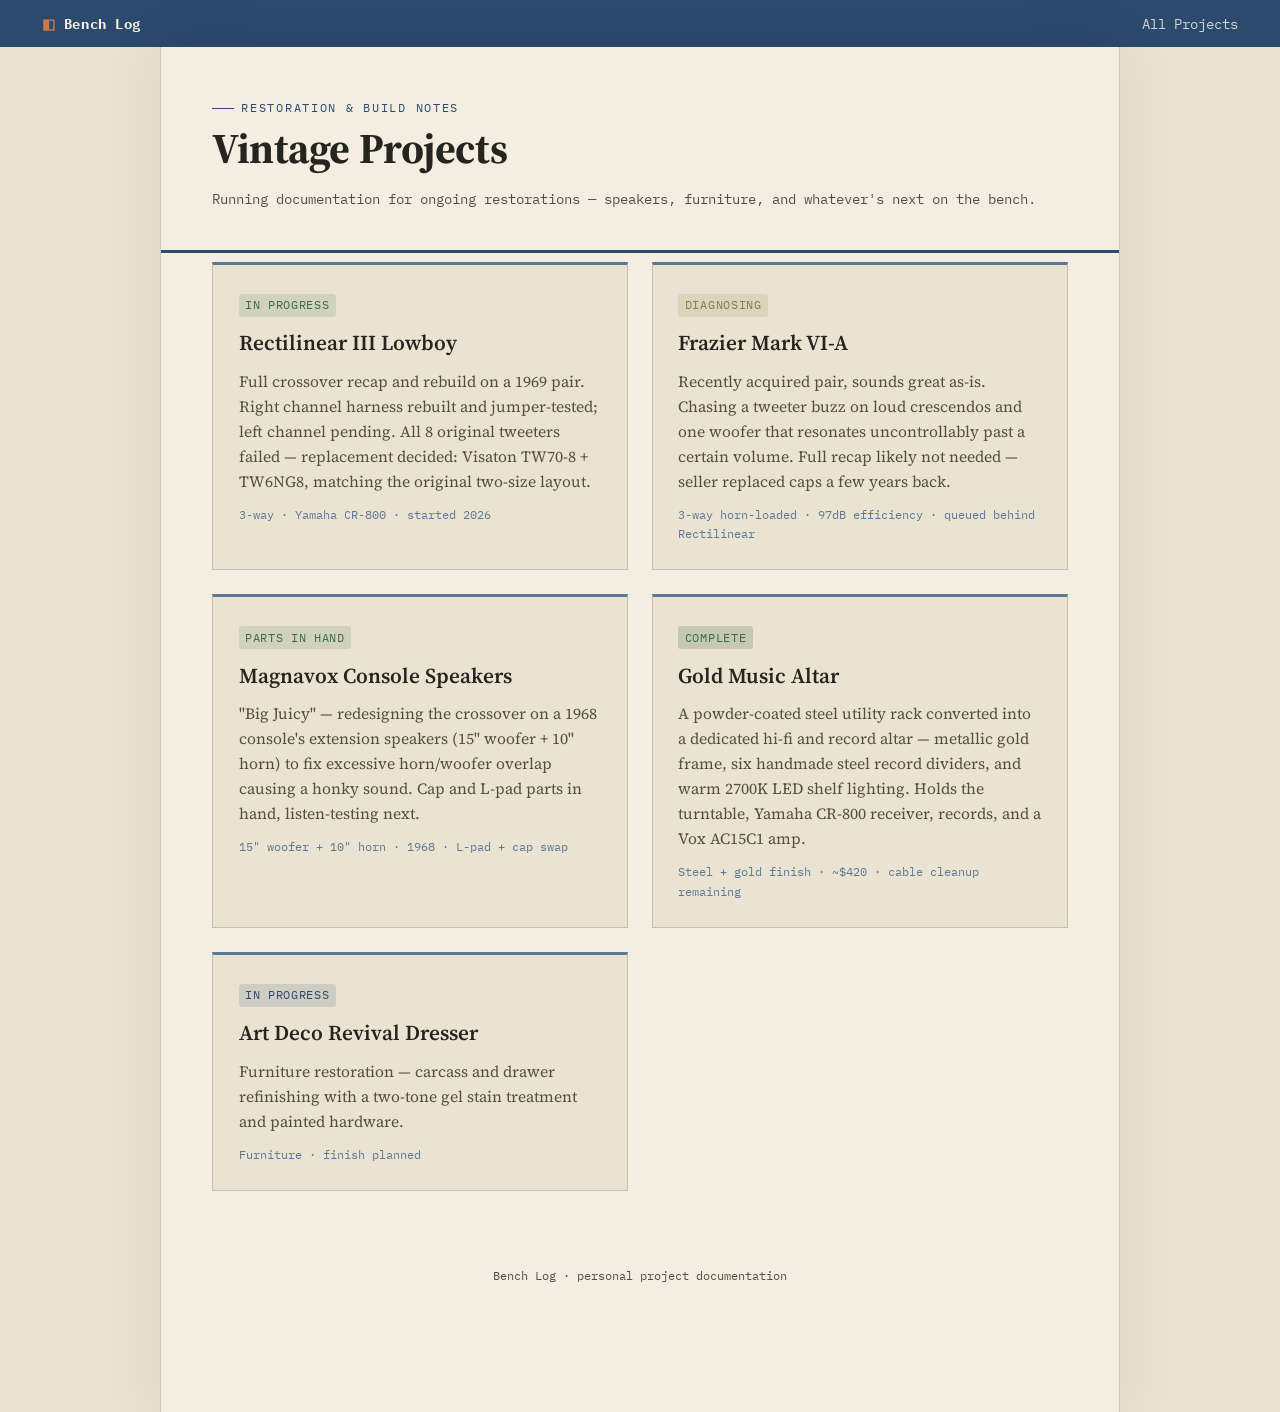
<file: index.html>
<!DOCTYPE html>
<html lang="en">
<head>
<meta charset="UTF-8">
<meta name="viewport" content="width=device-width, initial-scale=1.0">
<title>Vintage Projects — Bench Log</title>
<link rel="stylesheet" href="style.css">
</head>
<body>

<div class="site-header">
  <a class="brand" href="index.html">Bench Log</a>
  <nav>
    <a href="index.html">All Projects</a>
  </nav>
</div>

<div class="sheet">

  <header class="title-block">
    <p class="eyebrow">Restoration &amp; Build Notes</p>
    <h1>Vintage Projects</h1>
    <p style="font-family:'IBM Plex Mono',monospace; font-size:0.85em; color:var(--ink-soft); margin-top:1em;">
      Running documentation for ongoing restorations — speakers, furniture, and whatever's next on the bench.
    </p>
  </header>

  <div class="project-grid">

    <a class="project-card" href="rectilinear.html">
      <span class="status active">In Progress</span>
      <h3>Rectilinear III Lowboy</h3>
      <p>Full crossover recap and rebuild on a 1969 pair. Right channel harness rebuilt and jumper-tested; left channel pending. All 8 original tweeters failed — replacement decided: Visaton TW70-8 + TW6NG8, matching the original two-size layout.</p>
      <div class="meta">3-way · Yamaha CR-800 · started 2026</div>
    </a>

    <a class="project-card" href="frazier.html">
      <span class="status paused">Diagnosing</span>
      <h3>Frazier Mark VI-A</h3>
      <p>Recently acquired pair, sounds great as-is. Chasing a tweeter buzz on loud crescendos and one woofer that resonates uncontrollably past a certain volume. Full recap likely not needed — seller replaced caps a few years back.</p>
      <div class="meta">3-way horn-loaded · 97dB efficiency · queued behind Rectilinear</div>
    </a>

    <a class="project-card" href="magnavox.html">
      <span class="status active">Parts In Hand</span>
      <h3>Magnavox Console Speakers</h3>
      <p>"Big Juicy" — redesigning the crossover on a 1968 console's extension speakers (15" woofer + 10" horn) to fix excessive horn/woofer overlap causing a honky sound. Cap and L-pad parts in hand, listen-testing next.</p>
      <div class="meta">15" woofer + 10" horn · 1968 · L-pad + cap swap</div>
    </a>

    <a class="project-card" href="music-altar.html">
      <span class="status complete">Complete</span>
      <h3>Gold Music Altar</h3>
      <p>A powder-coated steel utility rack converted into a dedicated hi-fi and record altar — metallic gold frame, six handmade steel record dividers, and warm 2700K LED shelf lighting. Holds the turntable, Yamaha CR-800 receiver, records, and a Vox AC15C1 amp.</p>
      <div class="meta">Steel + gold finish · ~$420 · cable cleanup remaining</div>
    </a>

    <a class="project-card" href="furniture.html">
      <span class="status planning">In Progress</span>
      <h3>Art Deco Revival Dresser</h3>
      <p>Furniture restoration — carcass and drawer refinishing with a two-tone gel stain treatment and painted hardware.</p>
      <div class="meta">Furniture · finish planned</div>
    </a>

  </div>

  <footer>Bench Log · personal project documentation</footer>

</div>
</body>
</html>
</file>
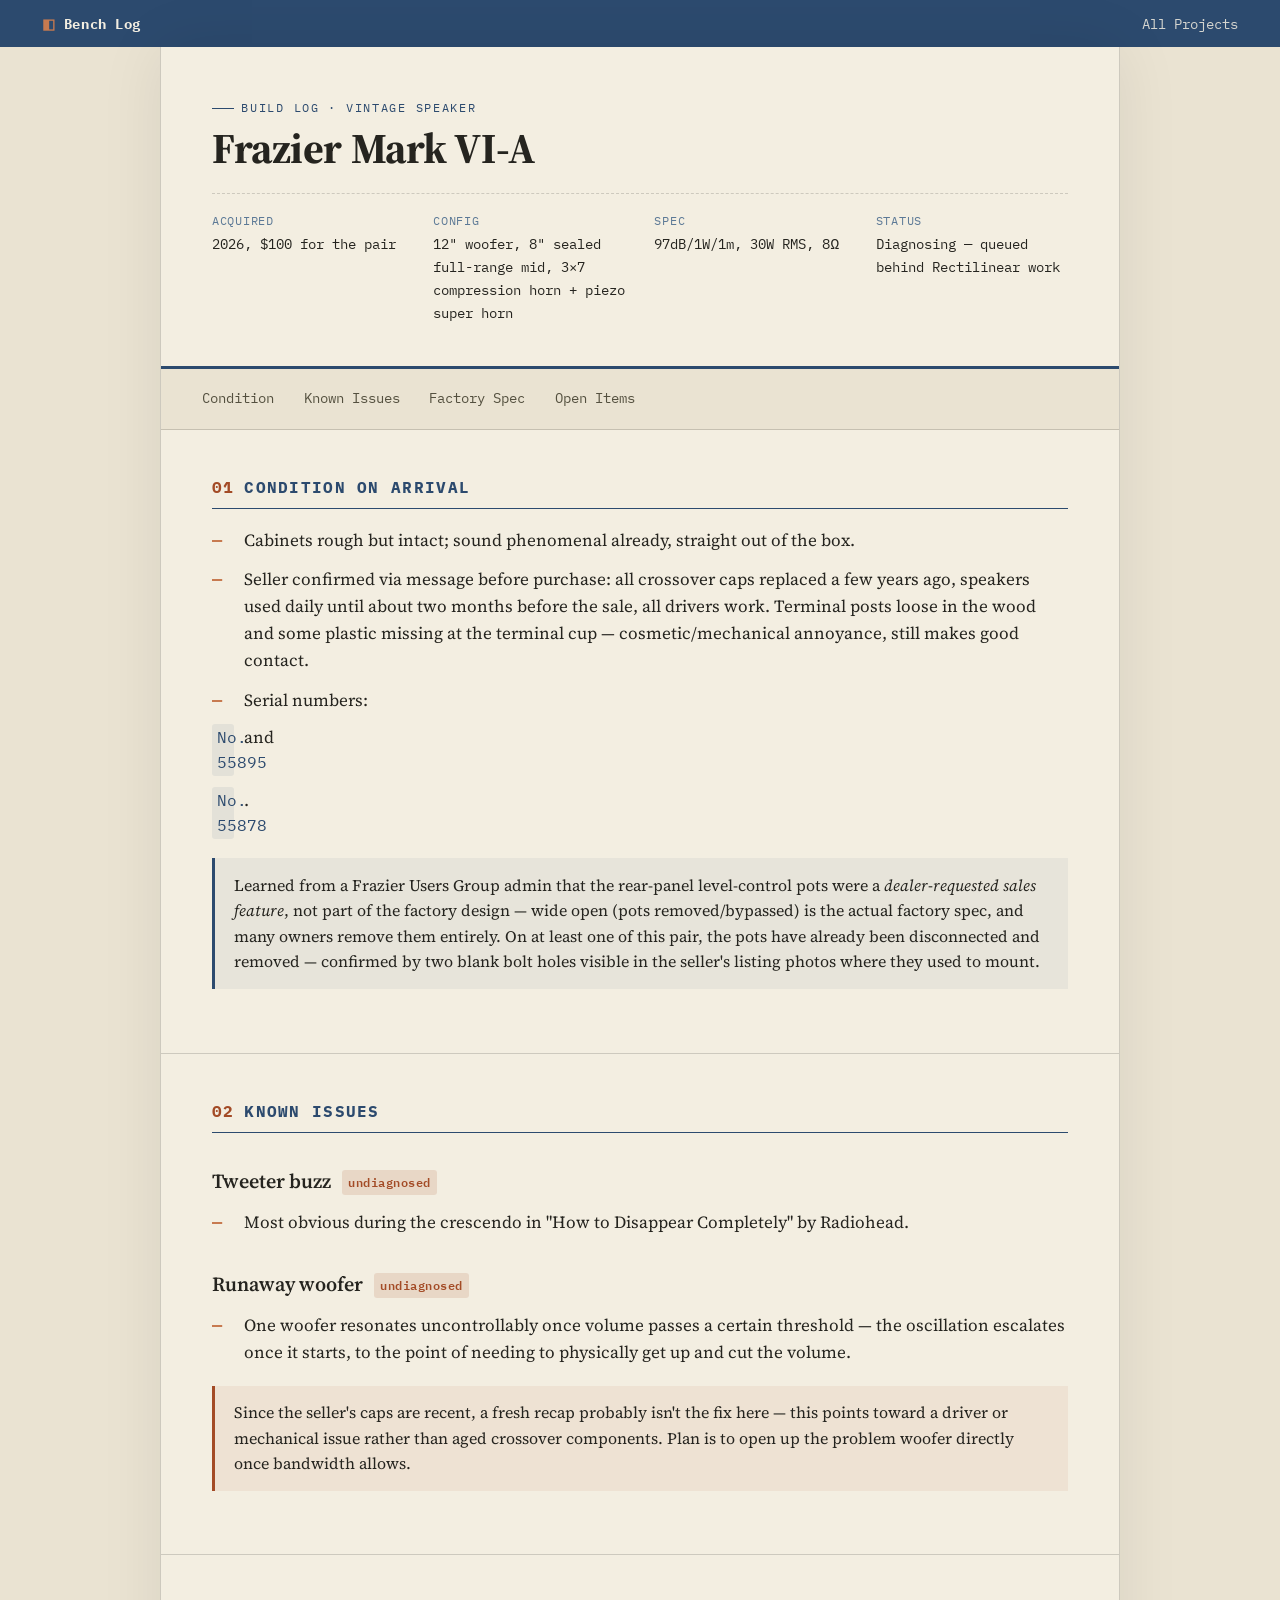
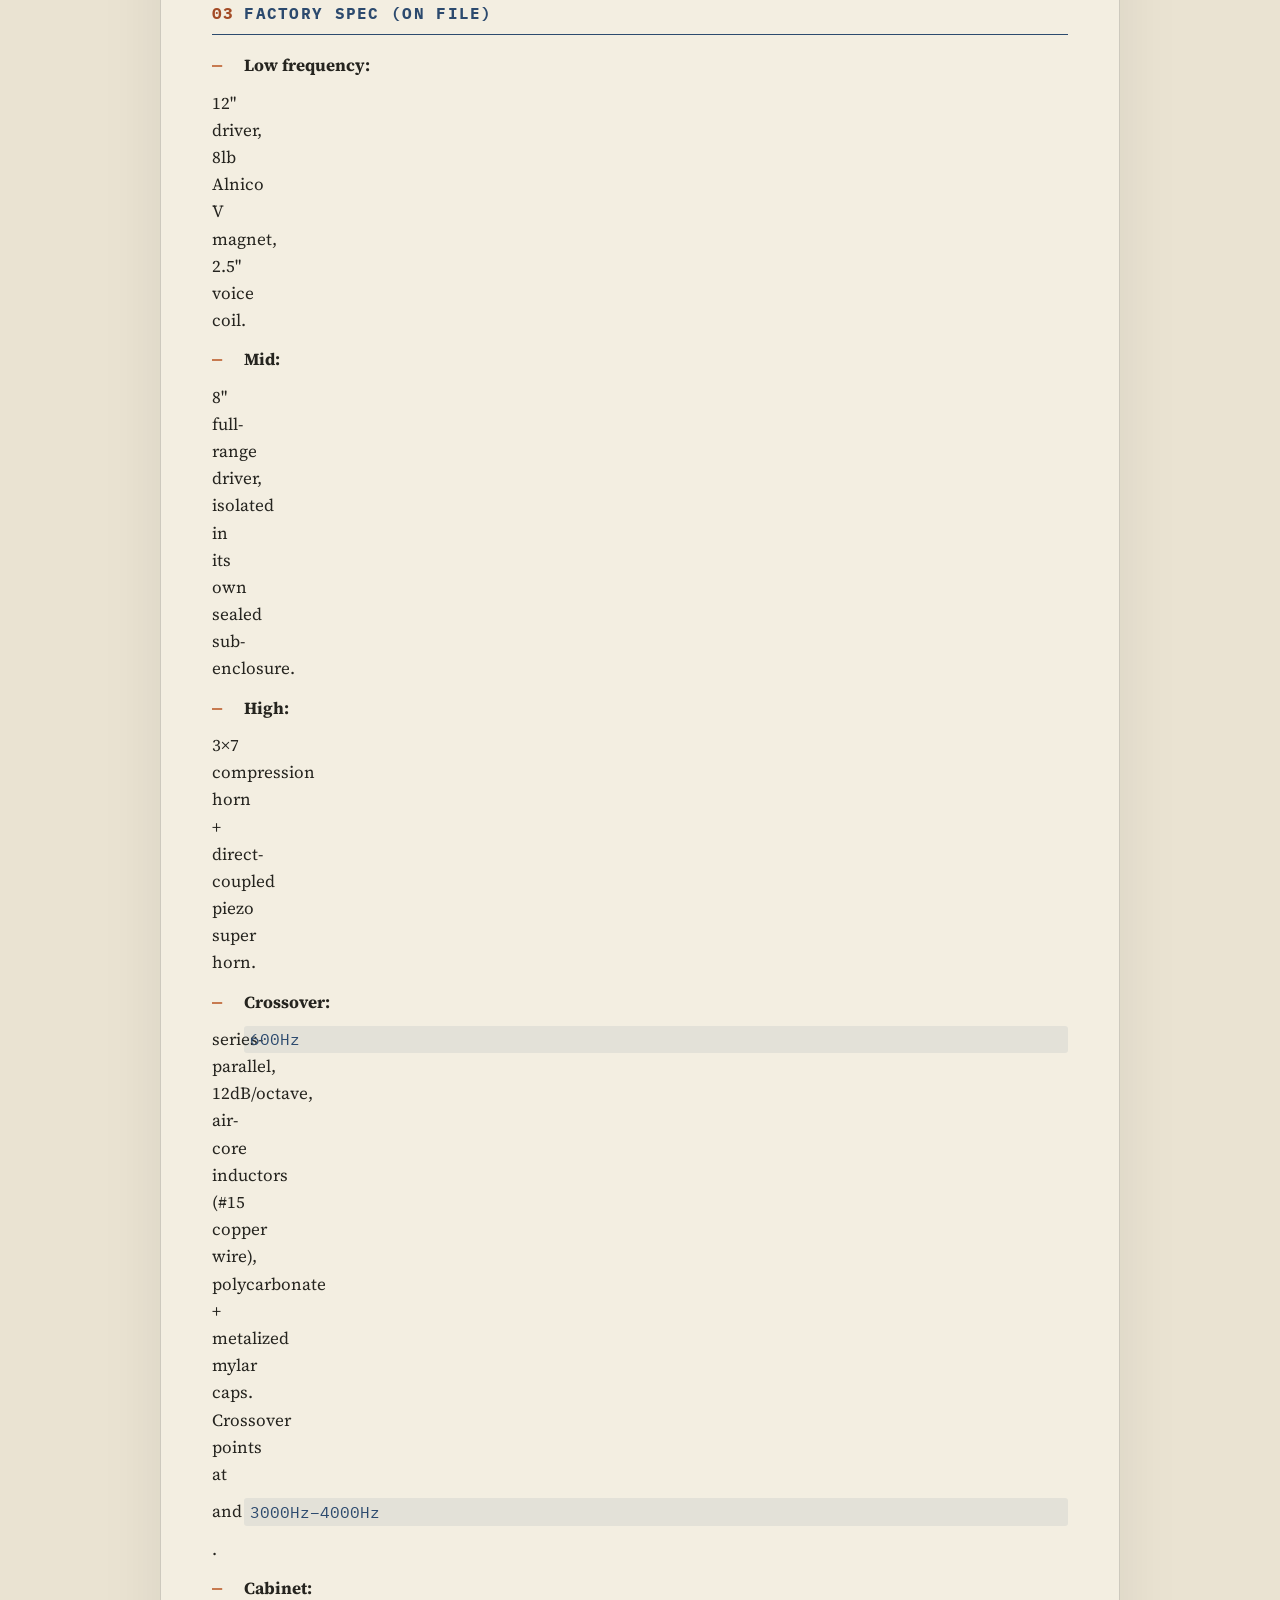
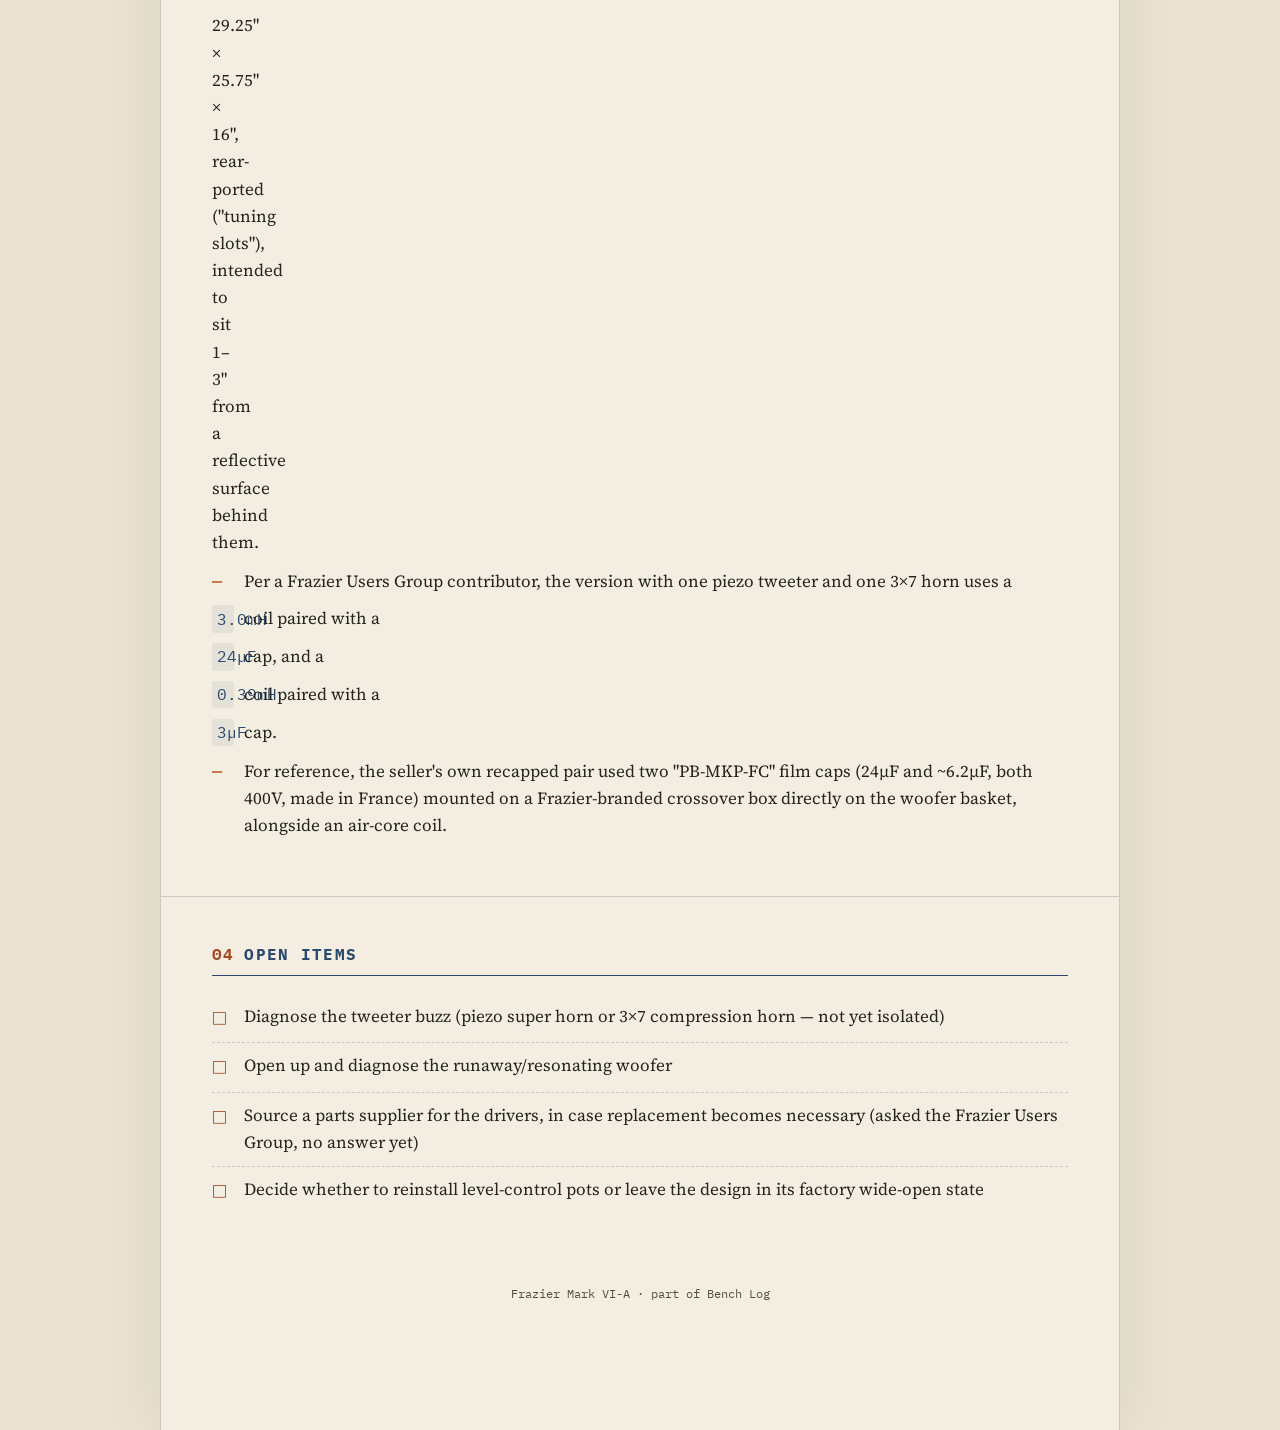
<file: frazier.html>
<!DOCTYPE html>
<html lang="en">
<head>
<meta charset="UTF-8">
<meta name="viewport" content="width=device-width, initial-scale=1.0">
<title>Frazier Mark VI-A — Bench Log</title>
<link rel="stylesheet" href="style.css">
</head>
<body>

<div class="site-header">
  <a class="brand" href="index.html">Bench Log</a>
  <nav><a href="index.html">All Projects</a></nav>
</div>

<div class="sheet">

  <header class="title-block">
    <p class="eyebrow">Build Log · Vintage Speaker</p>
    <h1>Frazier Mark VI-A</h1>
    <dl class="subtitle">
      <div><dt>Acquired</dt><dd>2026, $100 for the pair</dd></div>
      <div><dt>Config</dt><dd>12" woofer, 8" sealed full-range mid, 3×7 compression horn + piezo super horn</dd></div>
      <div><dt>Spec</dt><dd>97dB/1W/1m, 30W RMS, 8Ω</dd></div>
      <div><dt>Status</dt><dd>Diagnosing — queued behind Rectilinear work</dd></div>
    </dl>
  </header>

  <nav class="toc">
    <a href="#condition">Condition</a>
    <a href="#issues">Known Issues</a>
    <a href="#spec">Factory Spec</a>
    <a href="#open">Open Items</a>
  </nav>

  <section id="condition">
    <h2><span class="num">01</span> Condition on Arrival</h2>
    <div class="finding">Cabinets rough but intact; sound phenomenal already, straight out of the box.</div>
    <div class="finding">Seller confirmed via message before purchase: all crossover caps replaced a few years ago, speakers used daily until about two months before the sale, all drivers work. Terminal posts loose in the wood and some plastic missing at the terminal cup — cosmetic/mechanical annoyance, still makes good contact.</div>
    <div class="finding">Serial numbers: <span class="val">No. 55895</span> and <span class="val">No. 55878</span>.</div>
    <div class="callout">Learned from a Frazier Users Group admin that the rear-panel level-control pots were a <em>dealer-requested sales feature</em>, not part of the factory design — wide open (pots removed/bypassed) is the actual factory spec, and many owners remove them entirely. On at least one of this pair, the pots have already been disconnected and removed — confirmed by two blank bolt holes visible in the seller's listing photos where they used to mount.</div>
  </section>

  <section id="issues">
    <h2><span class="num">02</span> Known Issues</h2>
    <h3>Tweeter buzz <span class="tag open">undiagnosed</span></h3>
    <div class="finding">Most obvious during the crescendo in "How to Disappear Completely" by Radiohead.</div>

    <h3>Runaway woofer <span class="tag open">undiagnosed</span></h3>
    <div class="finding">One woofer resonates uncontrollably once volume passes a certain threshold — the oscillation escalates once it starts, to the point of needing to physically get up and cut the volume.</div>

    <div class="callout warn">Since the seller's caps are recent, a fresh recap probably isn't the fix here — this points toward a driver or mechanical issue rather than aged crossover components. Plan is to open up the problem woofer directly once bandwidth allows.</div>
  </section>

  <section id="spec">
    <h2><span class="num">03</span> Factory Spec (on file)</h2>
    <div class="finding"><strong>Low frequency:</strong> 12" driver, 8lb Alnico V magnet, 2.5" voice coil.</div>
    <div class="finding"><strong>Mid:</strong> 8" full-range driver, isolated in its own sealed sub-enclosure.</div>
    <div class="finding"><strong>High:</strong> 3×7 compression horn + direct-coupled piezo super horn.</div>
    <div class="finding"><strong>Crossover:</strong> series-parallel, 12dB/octave, air-core inductors (#15 copper wire), polycarbonate + metalized mylar caps. Crossover points at <span class="val">600Hz</span> and <span class="val">3000Hz–4000Hz</span>.</div>
    <div class="finding"><strong>Cabinet:</strong> 29.25" × 25.75" × 16", rear-ported ("tuning slots"), intended to sit 1–3" from a reflective surface behind them.</div>
    <div class="finding">Per a Frazier Users Group contributor, the version with one piezo tweeter and one 3×7 horn uses a <span class="val">3.0mH</span> coil paired with a <span class="val">24µF</span> cap, and a <span class="val">0.39mH</span> coil paired with a <span class="val">3µF</span> cap.</div>
    <div class="finding">For reference, the seller's own recapped pair used two "PB-MKP-FC" film caps (24µF and ~6.2µF, both 400V, made in France) mounted on a Frazier-branded crossover box directly on the woofer basket, alongside an air-core coil.</div>
  </section>

  <section id="open">
    <h2><span class="num">04</span> Open Items</h2>
    <ul class="open-items">
      <li>Diagnose the tweeter buzz (piezo super horn or 3×7 compression horn — not yet isolated)</li>
      <li>Open up and diagnose the runaway/resonating woofer</li>
      <li>Source a parts supplier for the drivers, in case replacement becomes necessary (asked the Frazier Users Group, no answer yet)</li>
      <li>Decide whether to reinstall level-control pots or leave the design in its factory wide-open state</li>
    </ul>
  </section>

  <footer>Frazier Mark VI-A · part of Bench Log</footer>

</div>
</body>
</html>
</file>
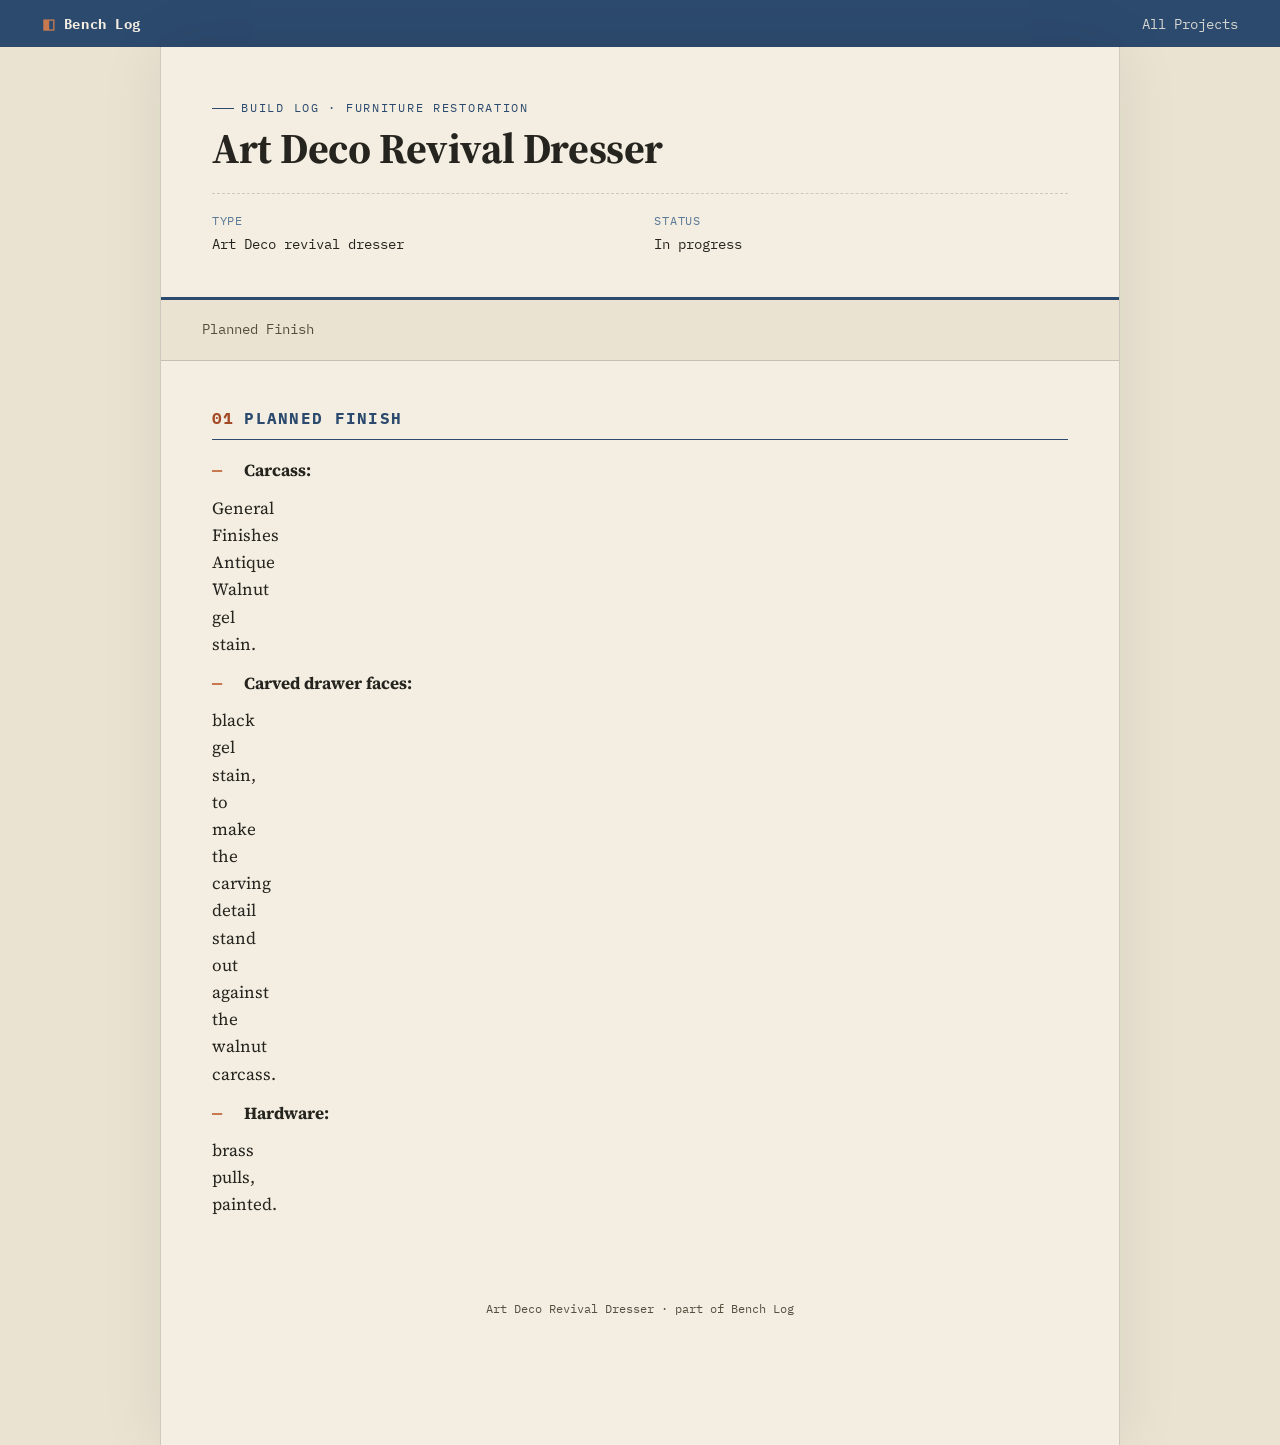
<file: furniture.html>
<!DOCTYPE html>
<html lang="en">
<head>
<meta charset="UTF-8">
<meta name="viewport" content="width=device-width, initial-scale=1.0">
<title>Art Deco Revival Dresser — Bench Log</title>
<link rel="stylesheet" href="style.css">
</head>
<body>

<div class="site-header">
  <a class="brand" href="index.html">Bench Log</a>
  <nav><a href="index.html">All Projects</a></nav>
</div>

<div class="sheet">

  <header class="title-block">
    <p class="eyebrow">Build Log · Furniture Restoration</p>
    <h1>Art Deco Revival Dresser</h1>
    <dl class="subtitle">
      <div><dt>Type</dt><dd>Art Deco revival dresser</dd></div>
      <div><dt>Status</dt><dd>In progress</dd></div>
    </dl>
  </header>

  <nav class="toc">
    <a href="#finish">Planned Finish</a>
  </nav>

  <section id="finish">
    <h2><span class="num">01</span> Planned Finish</h2>
    <div class="finding"><strong>Carcass:</strong> General Finishes Antique Walnut gel stain.</div>
    <div class="finding"><strong>Carved drawer faces:</strong> black gel stain, to make the carving detail stand out against the walnut carcass.</div>
    <div class="finding"><strong>Hardware:</strong> brass pulls, painted.</div>
  </section>

  <footer>Art Deco Revival Dresser · part of Bench Log</footer>

</div>
</body>
</html>
</file>
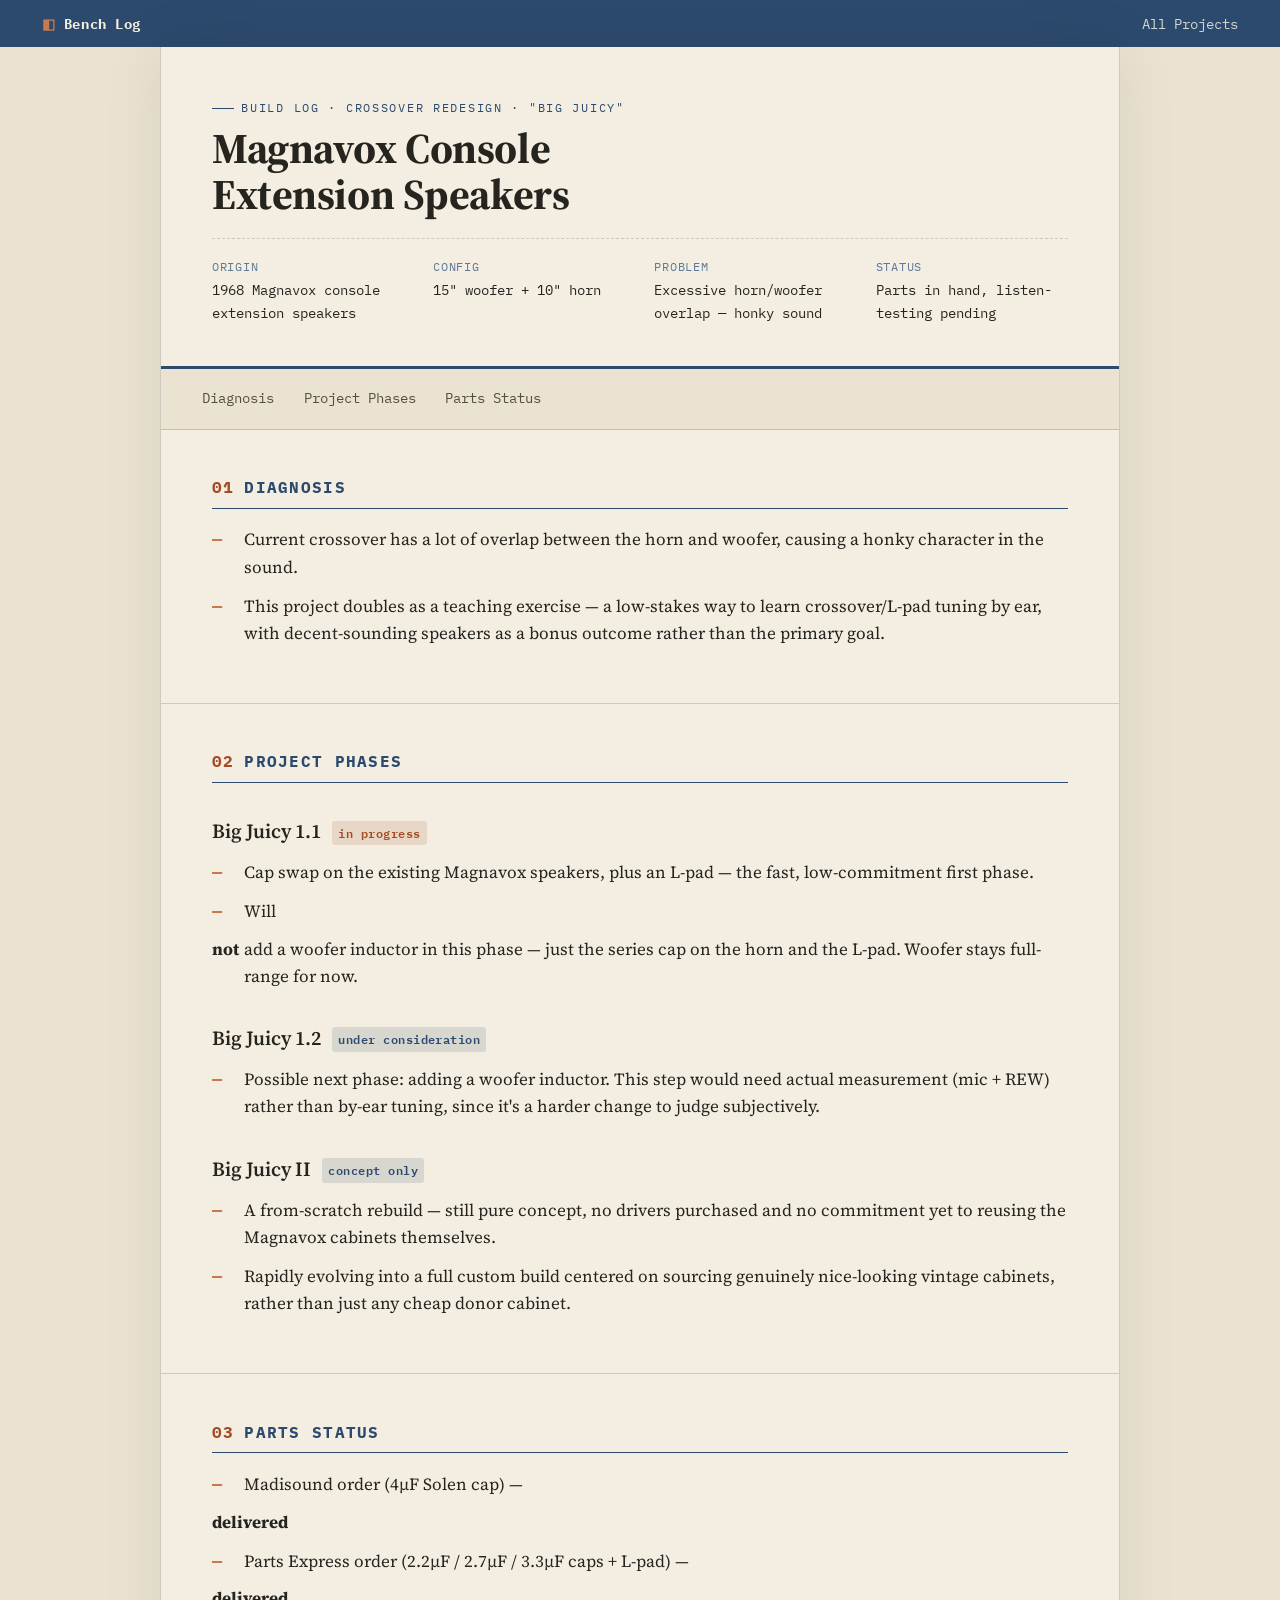
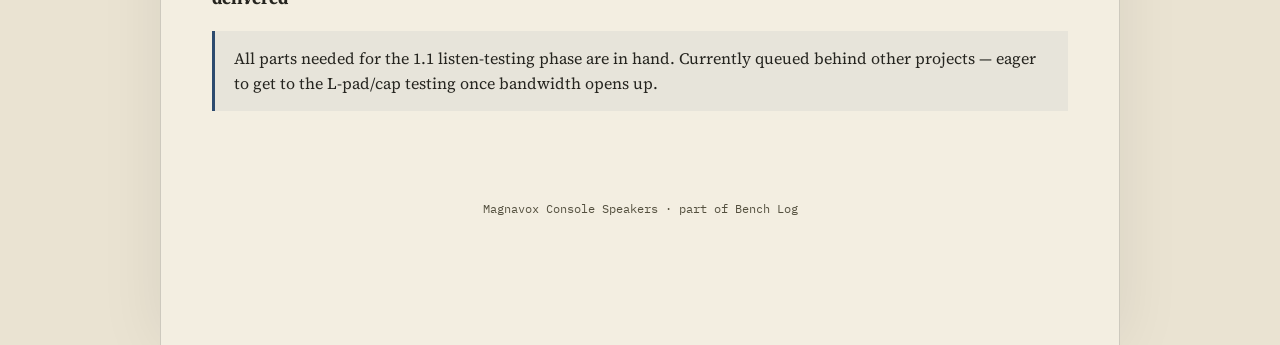
<file: magnavox.html>
<!DOCTYPE html>
<html lang="en">
<head>
<meta charset="UTF-8">
<meta name="viewport" content="width=device-width, initial-scale=1.0">
<title>Magnavox Console Speakers — Bench Log</title>
<link rel="stylesheet" href="style.css">
</head>
<body>

<div class="site-header">
  <a class="brand" href="index.html">Bench Log</a>
  <nav><a href="index.html">All Projects</a></nav>
</div>

<div class="sheet">

  <header class="title-block">
    <p class="eyebrow">Build Log · Crossover Redesign · "Big Juicy"</p>
    <h1>Magnavox Console<br>Extension Speakers</h1>
    <dl class="subtitle">
      <div><dt>Origin</dt><dd>1968 Magnavox console extension speakers</dd></div>
      <div><dt>Config</dt><dd>15" woofer + 10" horn</dd></div>
      <div><dt>Problem</dt><dd>Excessive horn/woofer overlap — honky sound</dd></div>
      <div><dt>Status</dt><dd>Parts in hand, listen-testing pending</dd></div>
    </dl>
  </header>

  <nav class="toc">
    <a href="#diagnosis">Diagnosis</a>
    <a href="#phases">Project Phases</a>
    <a href="#parts">Parts Status</a>
  </nav>

  <section id="diagnosis">
    <h2><span class="num">01</span> Diagnosis</h2>
    <div class="finding">Current crossover has a lot of overlap between the horn and woofer, causing a honky character in the sound.</div>
    <div class="finding">This project doubles as a teaching exercise — a low-stakes way to learn crossover/L-pad tuning by ear, with decent-sounding speakers as a bonus outcome rather than the primary goal.</div>
  </section>

  <section id="phases">
    <h2><span class="num">02</span> Project Phases</h2>

    <h3>Big Juicy 1.1 <span class="tag open">in progress</span></h3>
    <div class="finding">Cap swap on the existing Magnavox speakers, plus an L-pad — the fast, low-commitment first phase.</div>
    <div class="finding">Will <strong>not</strong> add a woofer inductor in this phase — just the series cap on the horn and the L-pad. Woofer stays full-range for now.</div>

    <h3>Big Juicy 1.2 <span class="tag decided">under consideration</span></h3>
    <div class="finding">Possible next phase: adding a woofer inductor. This step would need actual measurement (mic + REW) rather than by-ear tuning, since it's a harder change to judge subjectively.</div>

    <h3>Big Juicy II <span class="tag decided">concept only</span></h3>
    <div class="finding">A from-scratch rebuild — still pure concept, no drivers purchased and no commitment yet to reusing the Magnavox cabinets themselves.</div>
    <div class="finding">Rapidly evolving into a full custom build centered on sourcing genuinely nice-looking vintage cabinets, rather than just any cheap donor cabinet.</div>
  </section>

  <section id="parts">
    <h2><span class="num">03</span> Parts Status</h2>
    <div class="finding">Madisound order (4µF Solen cap) — <strong>delivered</strong>.</div>
    <div class="finding">Parts Express order (2.2µF / 2.7µF / 3.3µF caps + L-pad) — <strong>delivered</strong>.</div>
    <div class="callout">All parts needed for the 1.1 listen-testing phase are in hand. Currently queued behind other projects — eager to get to the L-pad/cap testing once bandwidth opens up.</div>
  </section>

  <footer>Magnavox Console Speakers · part of Bench Log</footer>

</div>
</body>
</html>
</file>
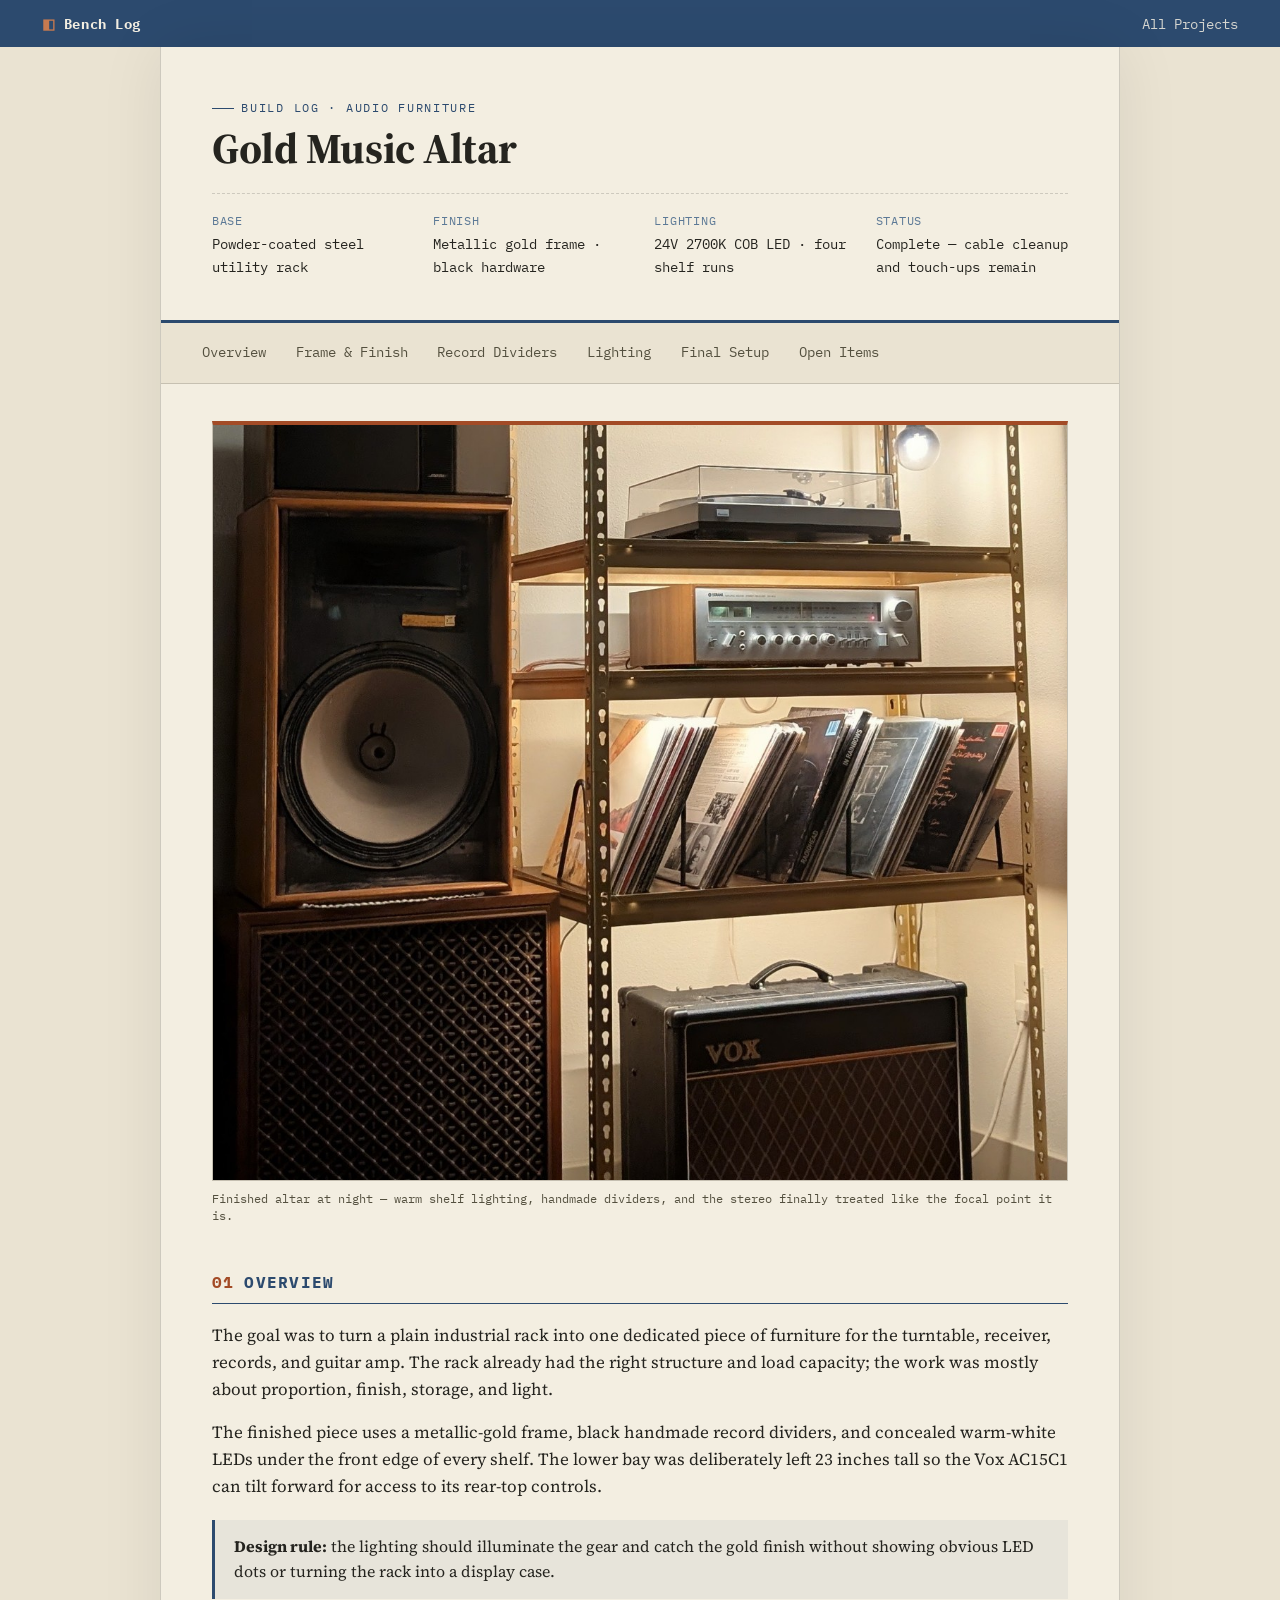
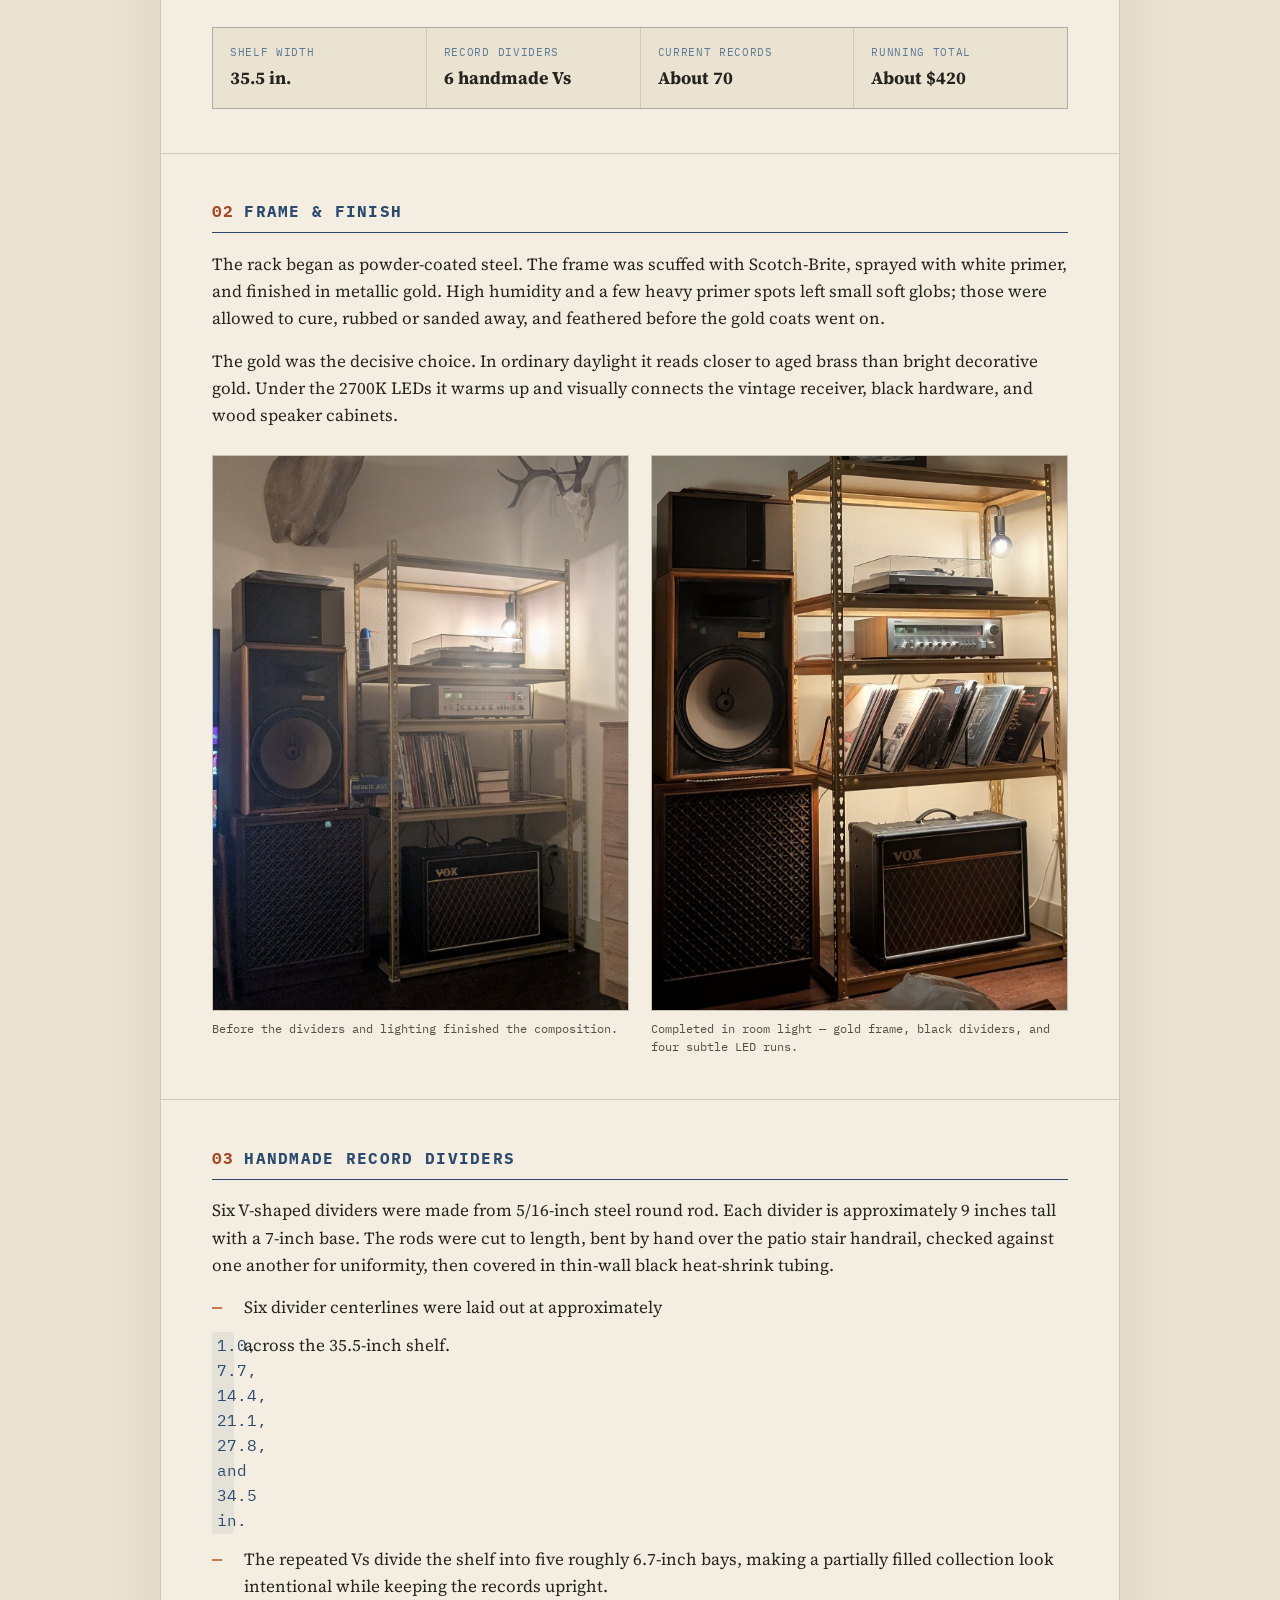
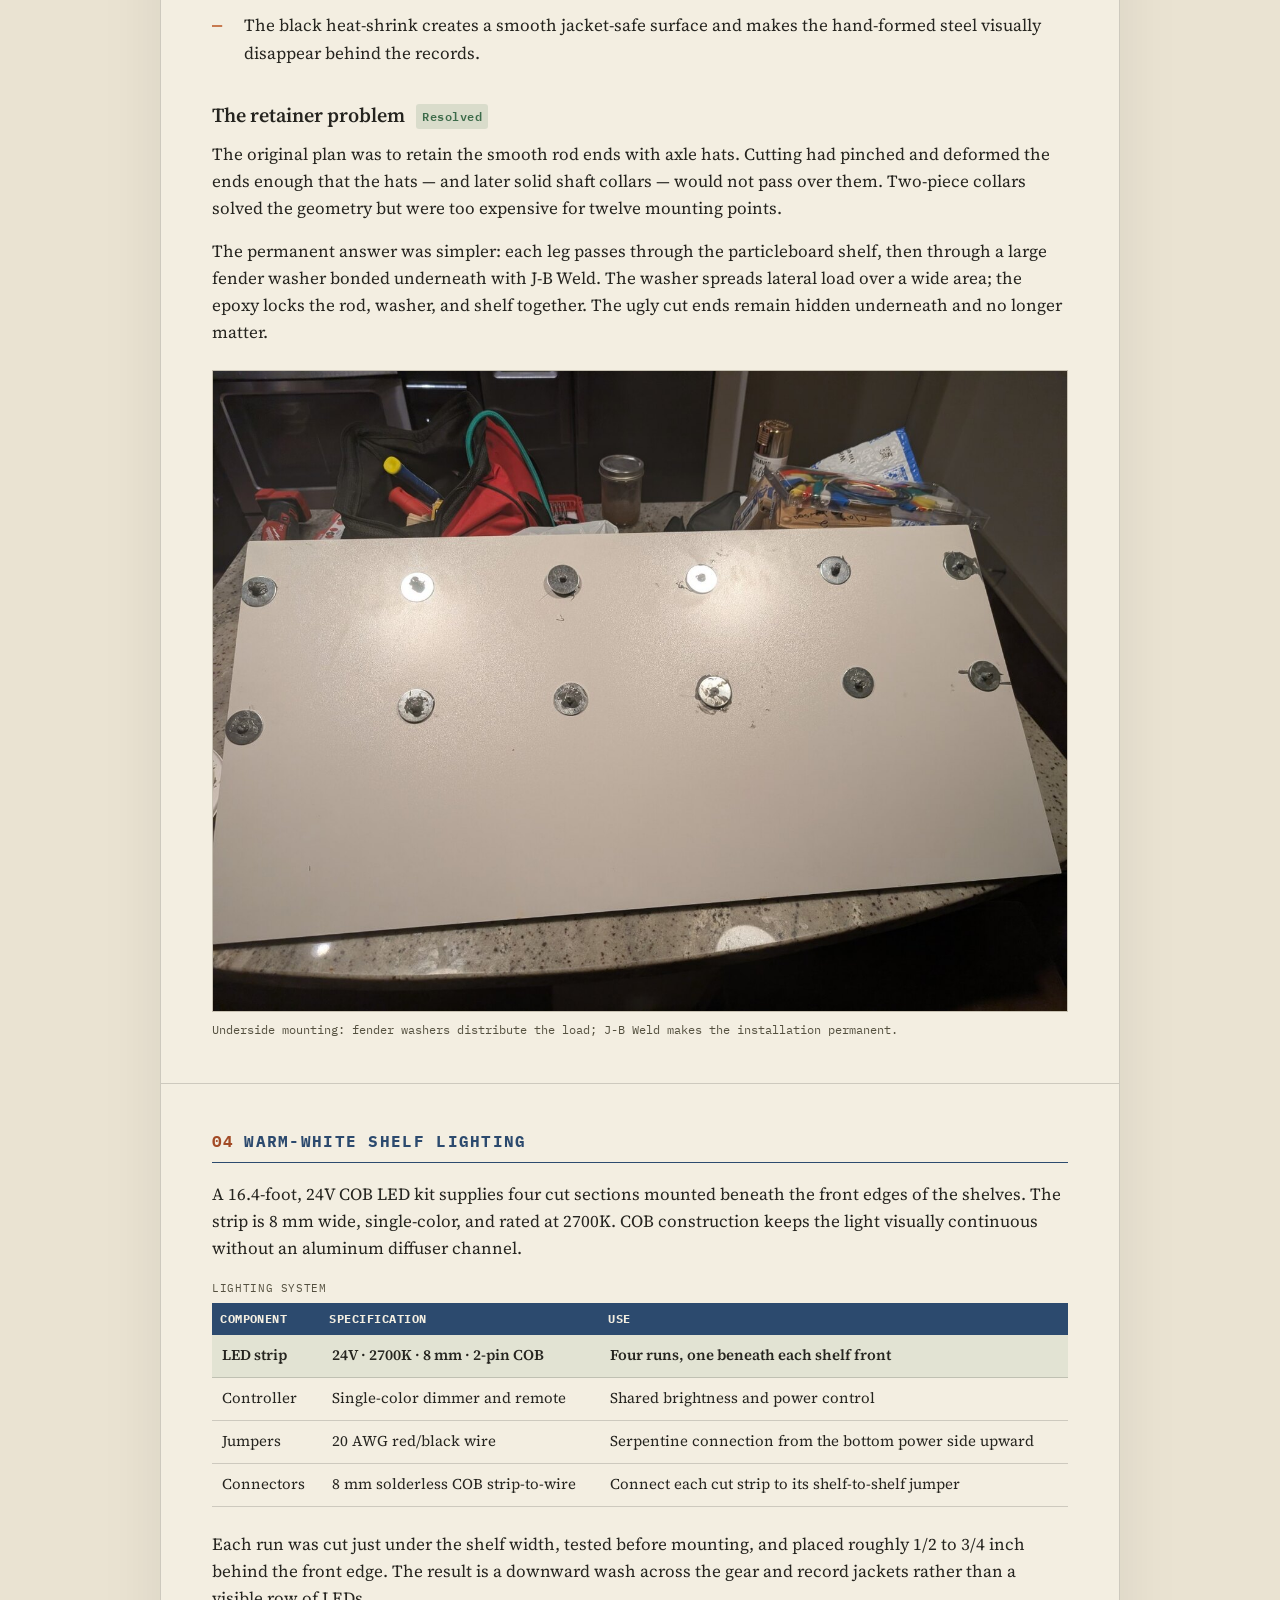
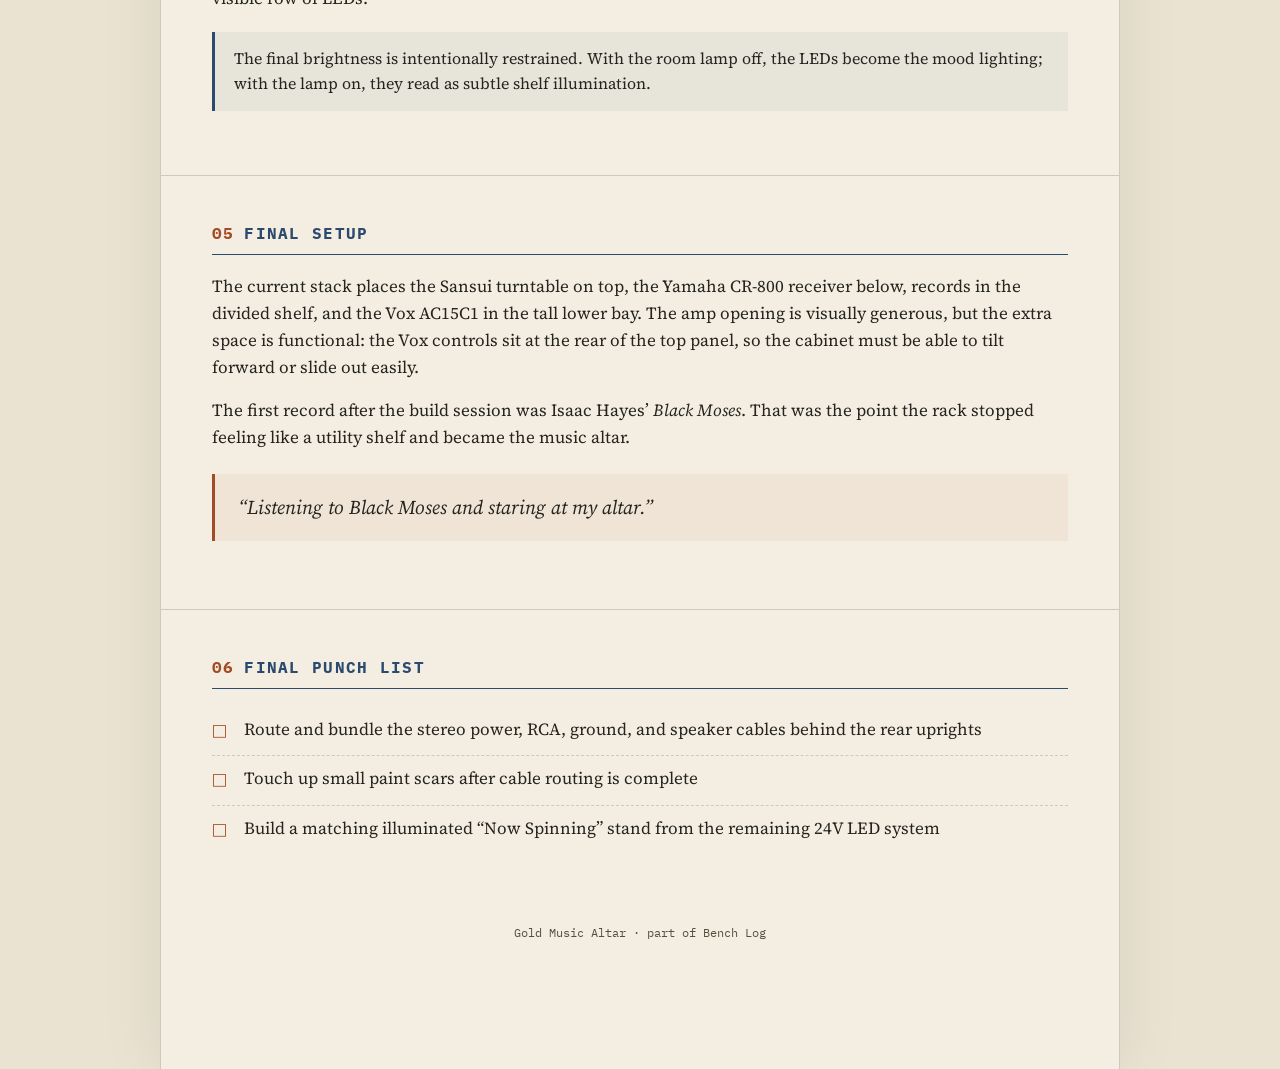
<file: music-altar.html>
<!DOCTYPE html>
<html lang="en">
<head>
<meta charset="UTF-8">
<meta name="viewport" content="width=device-width, initial-scale=1.0">
<meta name="description" content="Build log for a powder-coated steel utility rack converted into a gold-lit hi-fi and record altar with handmade dividers.">
<title>Gold Music Altar — Bench Log</title>
<link rel="stylesheet" href="style.css">
<link rel="stylesheet" href="altar.css">
</head>
<body>

<div class="site-header">
  <a class="brand" href="index.html">Bench Log</a>
  <nav>
    <a href="index.html">All Projects</a>
  </nav>
</div>

<div class="sheet">
  <header class="title-block">
    <p class="eyebrow">Build Log · Audio Furniture</p>
    <h1>Gold Music Altar</h1>
    <dl class="subtitle">
      <div>
        <dt>Base</dt>
        <dd>Powder-coated steel utility rack</dd>
      </div>
      <div>
        <dt>Finish</dt>
        <dd>Metallic gold frame · black hardware</dd>
      </div>
      <div>
        <dt>Lighting</dt>
        <dd>24V 2700K COB LED · four shelf runs</dd>
      </div>
      <div>
        <dt>Status</dt>
        <dd>Complete — cable cleanup and touch-ups remain</dd>
      </div>
    </dl>
  </header>

  <nav class="toc">
    <a href="#overview">Overview</a>
    <a href="#finish">Frame &amp; Finish</a>
    <a href="#dividers">Record Dividers</a>
    <a href="#lighting">Lighting</a>
    <a href="#final">Final Setup</a>
    <a href="#open-items">Open Items</a>
  </nav>

  <figure class="project-hero">
    <img src="altar-final-night.jpg" alt="Finished gold music altar glowing under warm white shelf lighting, holding a turntable, receiver, records, and Vox amplifier.">
    <figcaption>Finished altar at night — warm shelf lighting, handmade dividers, and the stereo finally treated like the focal point it is.</figcaption>
  </figure>

  <section id="overview">
    <h2><span class="num">01</span> Overview</h2>
    <p>The goal was to turn a plain industrial rack into one dedicated piece of furniture for the turntable, receiver, records, and guitar amp. The rack already had the right structure and load capacity; the work was mostly about proportion, finish, storage, and light.</p>
    <p>The finished piece uses a metallic-gold frame, black handmade record dividers, and concealed warm-white LEDs under the front edge of every shelf. The lower bay was deliberately left 23 inches tall so the Vox AC15C1 can tilt forward for access to its rear-top controls.</p>

    <div class="callout">
      <strong>Design rule:</strong> the lighting should illuminate the gear and catch the gold finish without showing obvious LED dots or turning the rack into a display case.
    </div>

    <div class="fact-grid" aria-label="Project summary">
      <div class="fact"><span class="fact-label">Shelf width</span><strong>35.5 in.</strong></div>
      <div class="fact"><span class="fact-label">Record dividers</span><strong>6 handmade Vs</strong></div>
      <div class="fact"><span class="fact-label">Current records</span><strong>About 70</strong></div>
      <div class="fact"><span class="fact-label">Running total</span><strong>About $420</strong></div>
    </div>
  </section>

  <section id="finish">
    <h2><span class="num">02</span> Frame &amp; Finish</h2>
    <p>The rack began as powder-coated steel. The frame was scuffed with Scotch-Brite, sprayed with white primer, and finished in metallic gold. High humidity and a few heavy primer spots left small soft globs; those were allowed to cure, rubbed or sanded away, and feathered before the gold coats went on.</p>
    <p>The gold was the decisive choice. In ordinary daylight it reads closer to aged brass than bright decorative gold. Under the 2700K LEDs it warms up and visually connects the vintage receiver, black hardware, and wood speaker cabinets.</p>

    <div class="photo-grid">
      <figure>
        <img src="altar-before.jpg" alt="The music rack before the record dividers and warm shelf lighting were completed.">
        <figcaption>Before the dividers and lighting finished the composition.</figcaption>
      </figure>
      <figure>
        <img src="altar-final-night.jpg" alt="The completed music altar in the room with the shelf lights illuminated.">
        <figcaption>Completed in room light — gold frame, black dividers, and four subtle LED runs.</figcaption>
      </figure>
    </div>
  </section>

  <section id="dividers">
    <h2><span class="num">03</span> Handmade Record Dividers</h2>
    <p>Six V-shaped dividers were made from 5/16-inch steel round rod. Each divider is approximately 9 inches tall with a 7-inch base. The rods were cut to length, bent by hand over the patio stair handrail, checked against one another for uniformity, then covered in thin-wall black heat-shrink tubing.</p>

    <div class="finding">Six divider centerlines were laid out at approximately <span class="val">1.0, 7.7, 14.4, 21.1, 27.8, and 34.5 in.</span> across the 35.5-inch shelf.</div>
    <div class="finding">The repeated Vs divide the shelf into five roughly 6.7-inch bays, making a partially filled collection look intentional while keeping the records upright.</div>
    <div class="finding">The black heat-shrink creates a smooth jacket-safe surface and makes the hand-formed steel visually disappear behind the records.</div>

    <h3>The retainer problem <span class="tag resolved">Resolved</span></h3>
    <p>The original plan was to retain the smooth rod ends with axle hats. Cutting had pinched and deformed the ends enough that the hats — and later solid shaft collars — would not pass over them. Two-piece collars solved the geometry but were too expensive for twelve mounting points.</p>
    <p>The permanent answer was simpler: each leg passes through the particleboard shelf, then through a large fender washer bonded underneath with J-B Weld. The washer spreads lateral load over a wide area; the epoxy locks the rod, washer, and shelf together. The ugly cut ends remain hidden underneath and no longer matter.</p>

    <figure class="wide-figure">
      <img src="divider-mounting.jpg" alt="Underside of the shelf showing large fender washers and J-B Weld securing the handmade steel record dividers.">
      <figcaption>Underside mounting: fender washers distribute the load; J-B Weld makes the installation permanent.</figcaption>
    </figure>
  </section>

  <section id="lighting">
    <h2><span class="num">04</span> Warm-White Shelf Lighting</h2>
    <p>A 16.4-foot, 24V COB LED kit supplies four cut sections mounted beneath the front edges of the shelves. The strip is 8 mm wide, single-color, and rated at 2700K. COB construction keeps the light visually continuous without an aluminum diffuser channel.</p>

    <table>
      <caption>Lighting system</caption>
      <thead>
        <tr>
          <th>Component</th>
          <th>Specification</th>
          <th>Use</th>
        </tr>
      </thead>
      <tbody>
        <tr class="chosen">
          <td>LED strip</td>
          <td>24V · 2700K · 8 mm · 2-pin COB</td>
          <td>Four runs, one beneath each shelf front</td>
        </tr>
        <tr>
          <td>Controller</td>
          <td>Single-color dimmer and remote</td>
          <td>Shared brightness and power control</td>
        </tr>
        <tr>
          <td>Jumpers</td>
          <td>20 AWG red/black wire</td>
          <td>Serpentine connection from the bottom power side upward</td>
        </tr>
        <tr>
          <td>Connectors</td>
          <td>8 mm solderless COB strip-to-wire</td>
          <td>Connect each cut strip to its shelf-to-shelf jumper</td>
        </tr>
      </tbody>
    </table>

    <p>Each run was cut just under the shelf width, tested before mounting, and placed roughly 1/2 to 3/4 inch behind the front edge. The result is a downward wash across the gear and record jackets rather than a visible row of LEDs.</p>

    <div class="callout">
      The final brightness is intentionally restrained. With the room lamp off, the LEDs become the mood lighting; with the lamp on, they read as subtle shelf illumination.
    </div>
  </section>

  <section id="final">
    <h2><span class="num">05</span> Final Setup</h2>
    <p>The current stack places the Sansui turntable on top, the Yamaha CR-800 receiver below, records in the divided shelf, and the Vox AC15C1 in the tall lower bay. The amp opening is visually generous, but the extra space is functional: the Vox controls sit at the rear of the top panel, so the cabinet must be able to tilt forward or slide out easily.</p>
    <p>The first record after the build session was Isaac Hayes’ <em>Black Moses</em>. That was the point the rack stopped feeling like a utility shelf and became the music altar.</p>

    <div class="callout altar-quote">
      “Listening to <em>Black Moses</em> and staring at my altar.”
    </div>
  </section>

  <section id="open-items">
    <h2><span class="num">06</span> Final Punch List</h2>
    <ul class="open-items">
      <li>Route and bundle the stereo power, RCA, ground, and speaker cables behind the rear uprights</li>
      <li>Touch up small paint scars after cable routing is complete</li>
      <li>Build a matching illuminated “Now Spinning” stand from the remaining 24V LED system</li>
    </ul>
  </section>

  <footer>Gold Music Altar · part of Bench Log</footer>
</div>
</body>
</html>
</file>
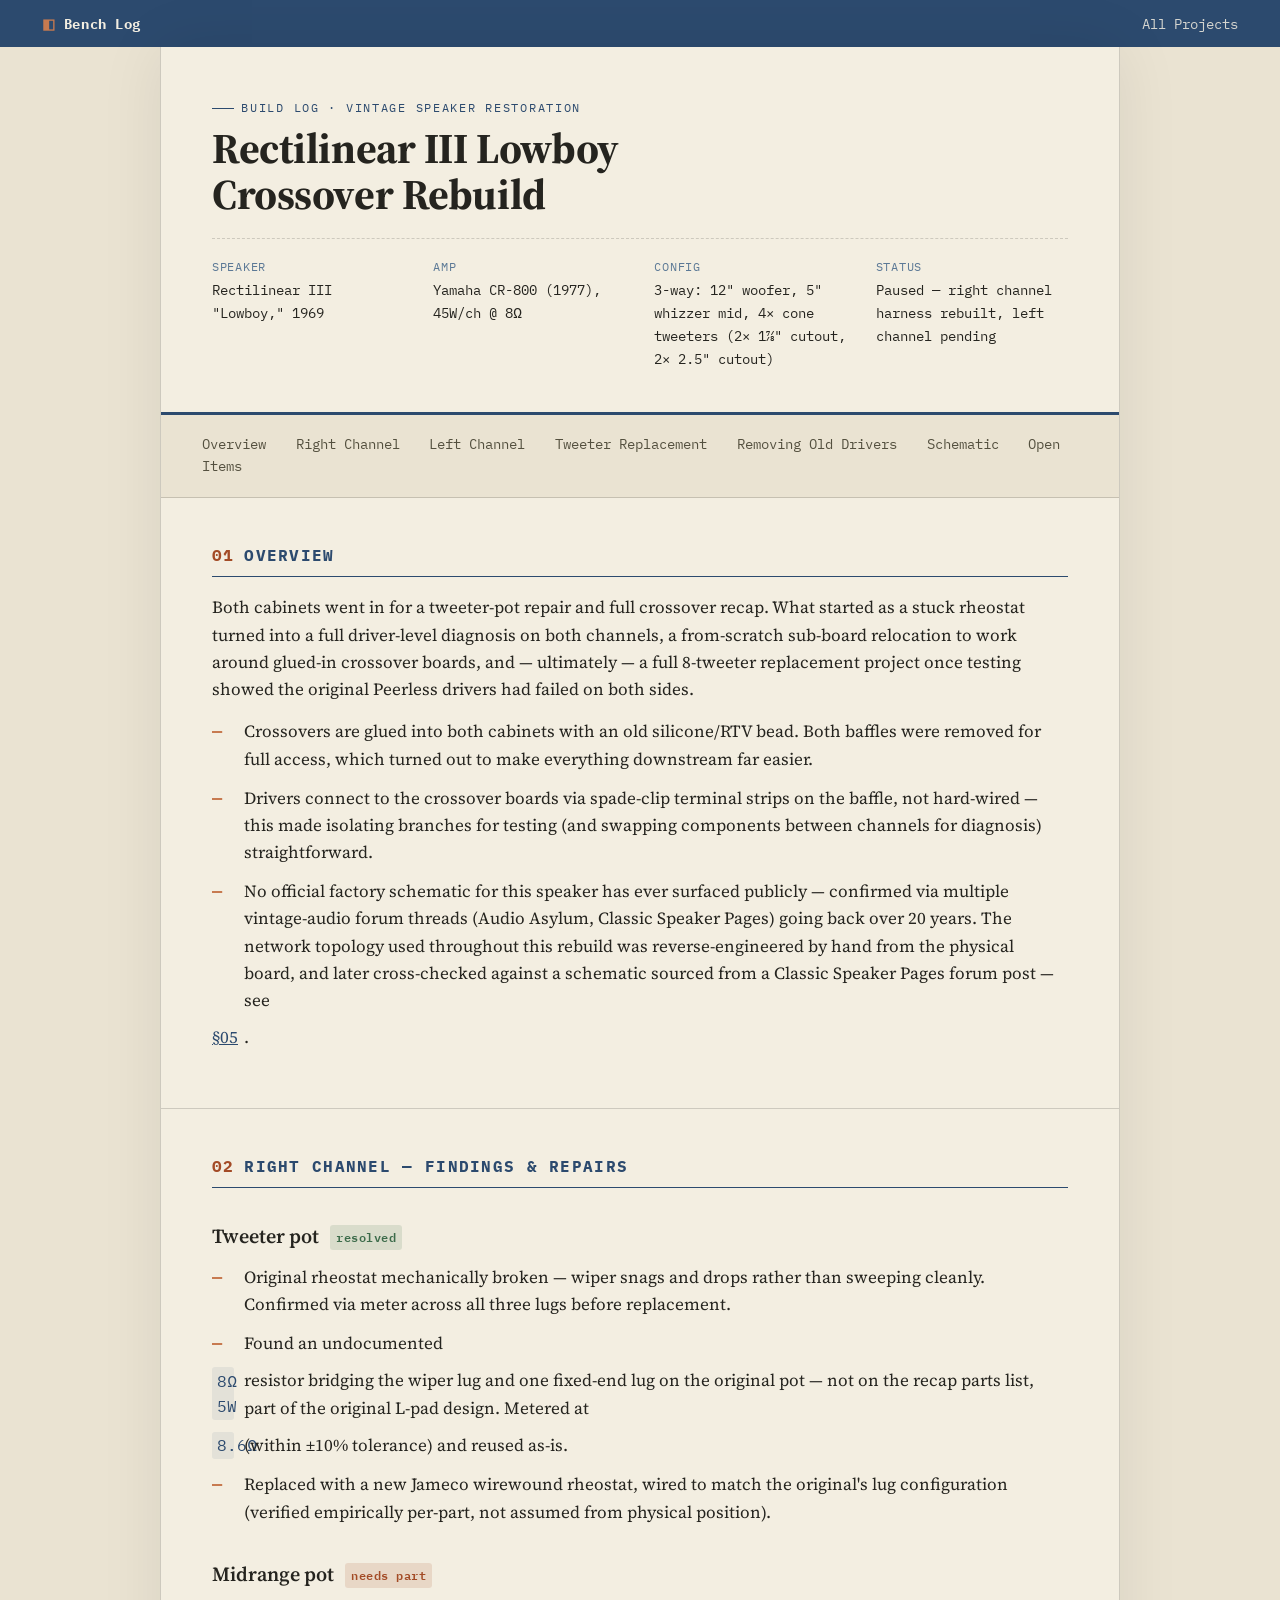
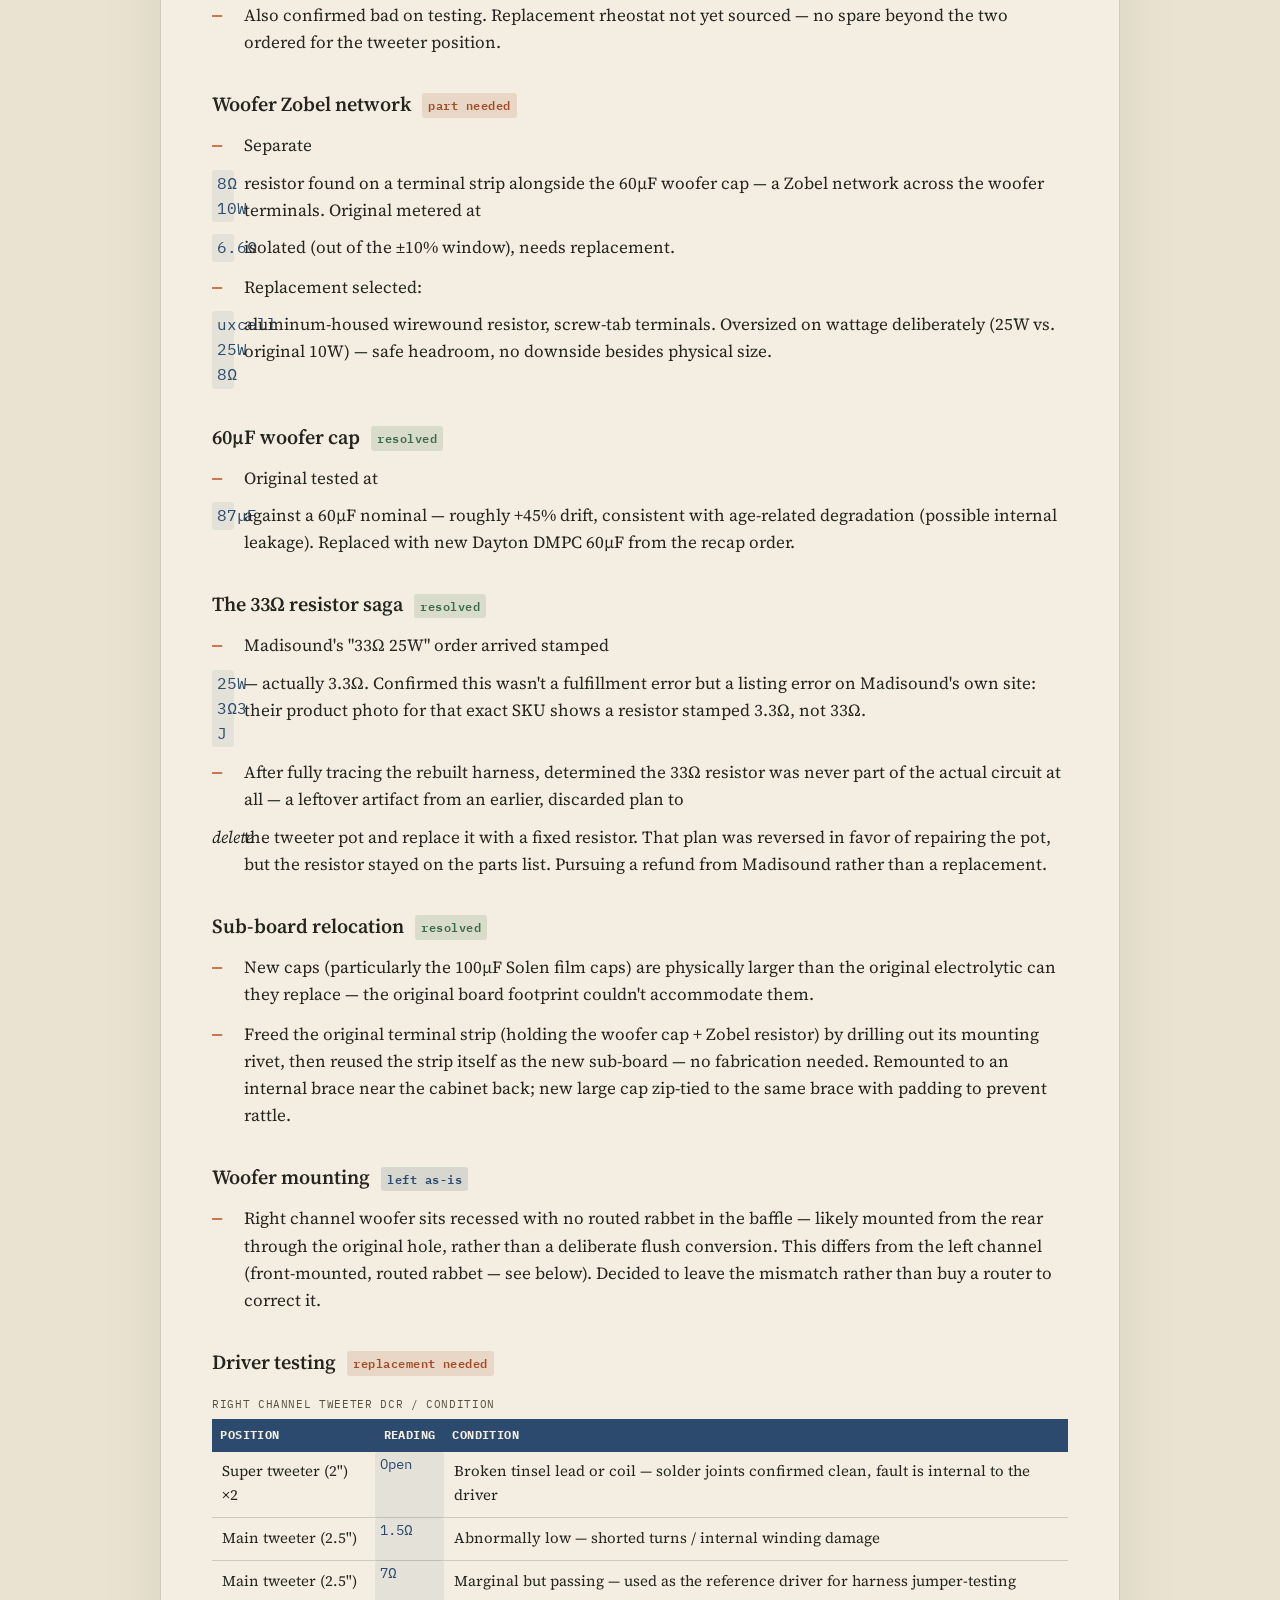
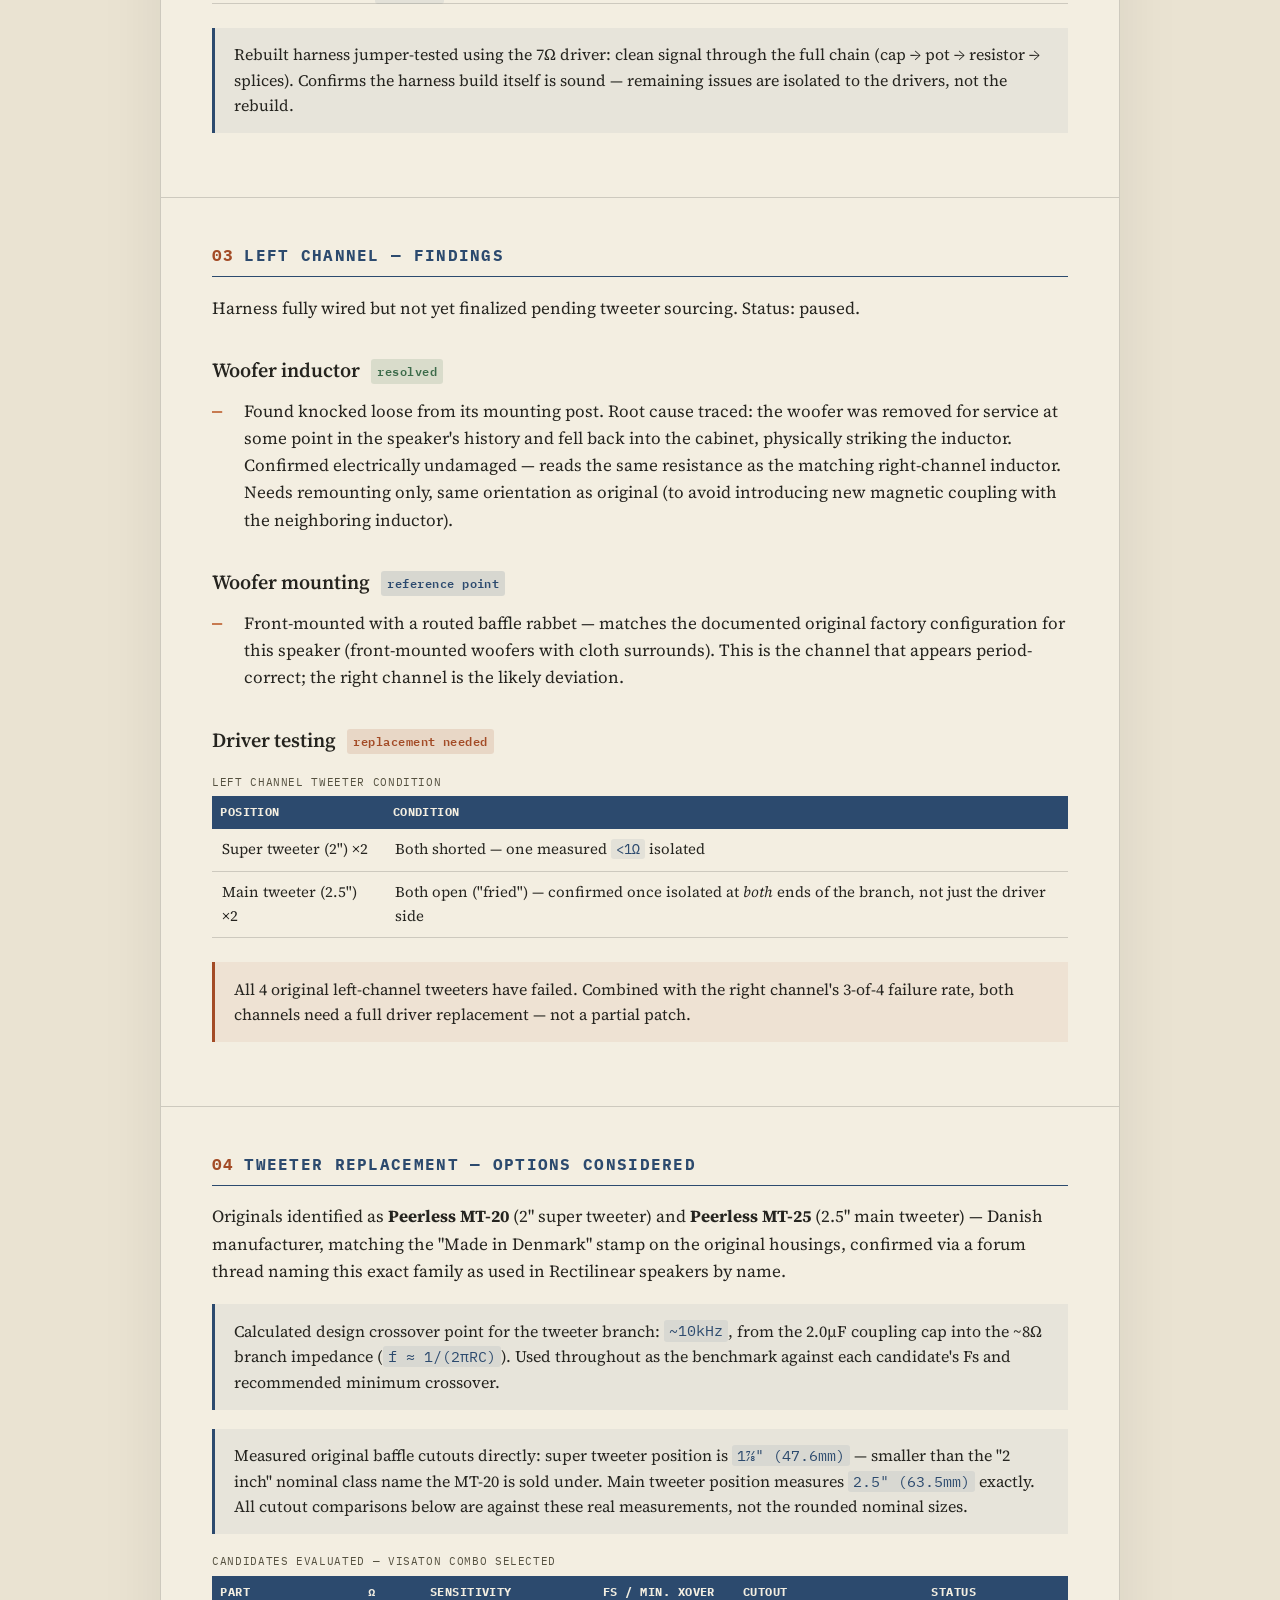
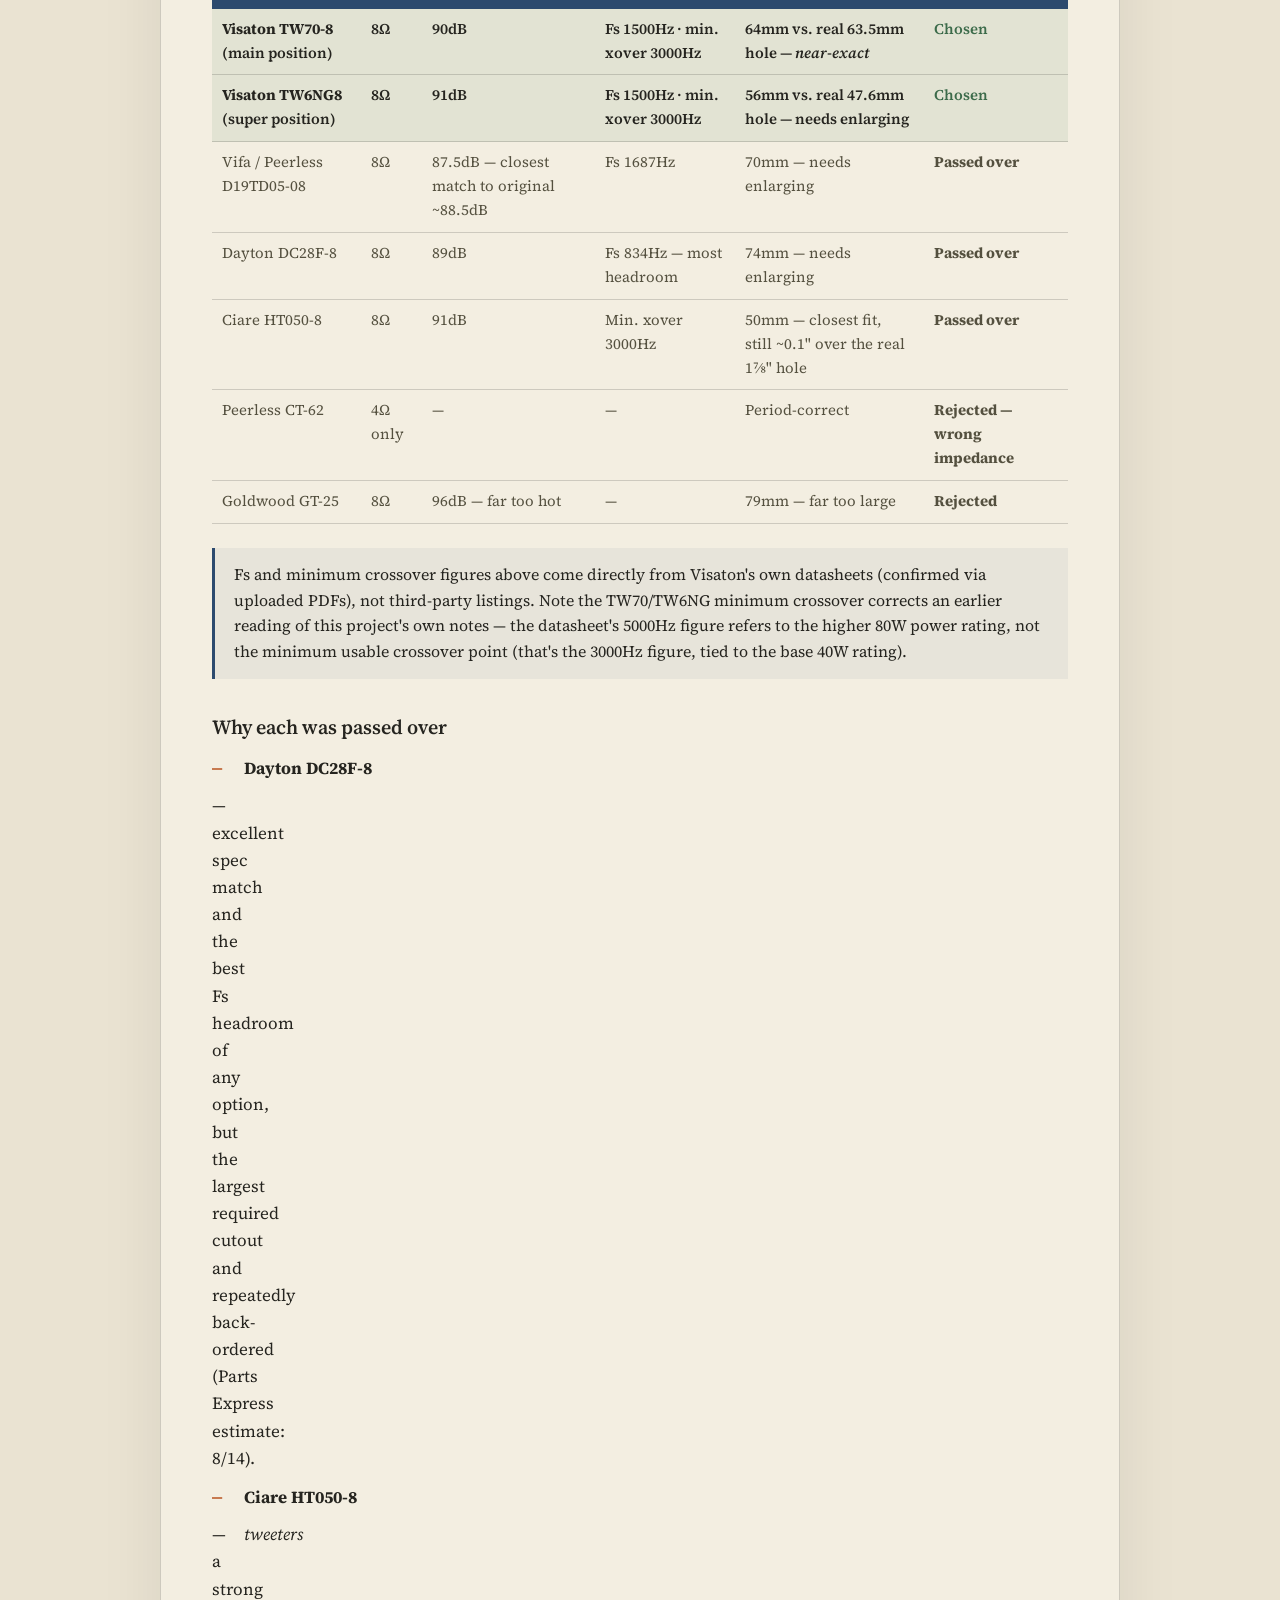
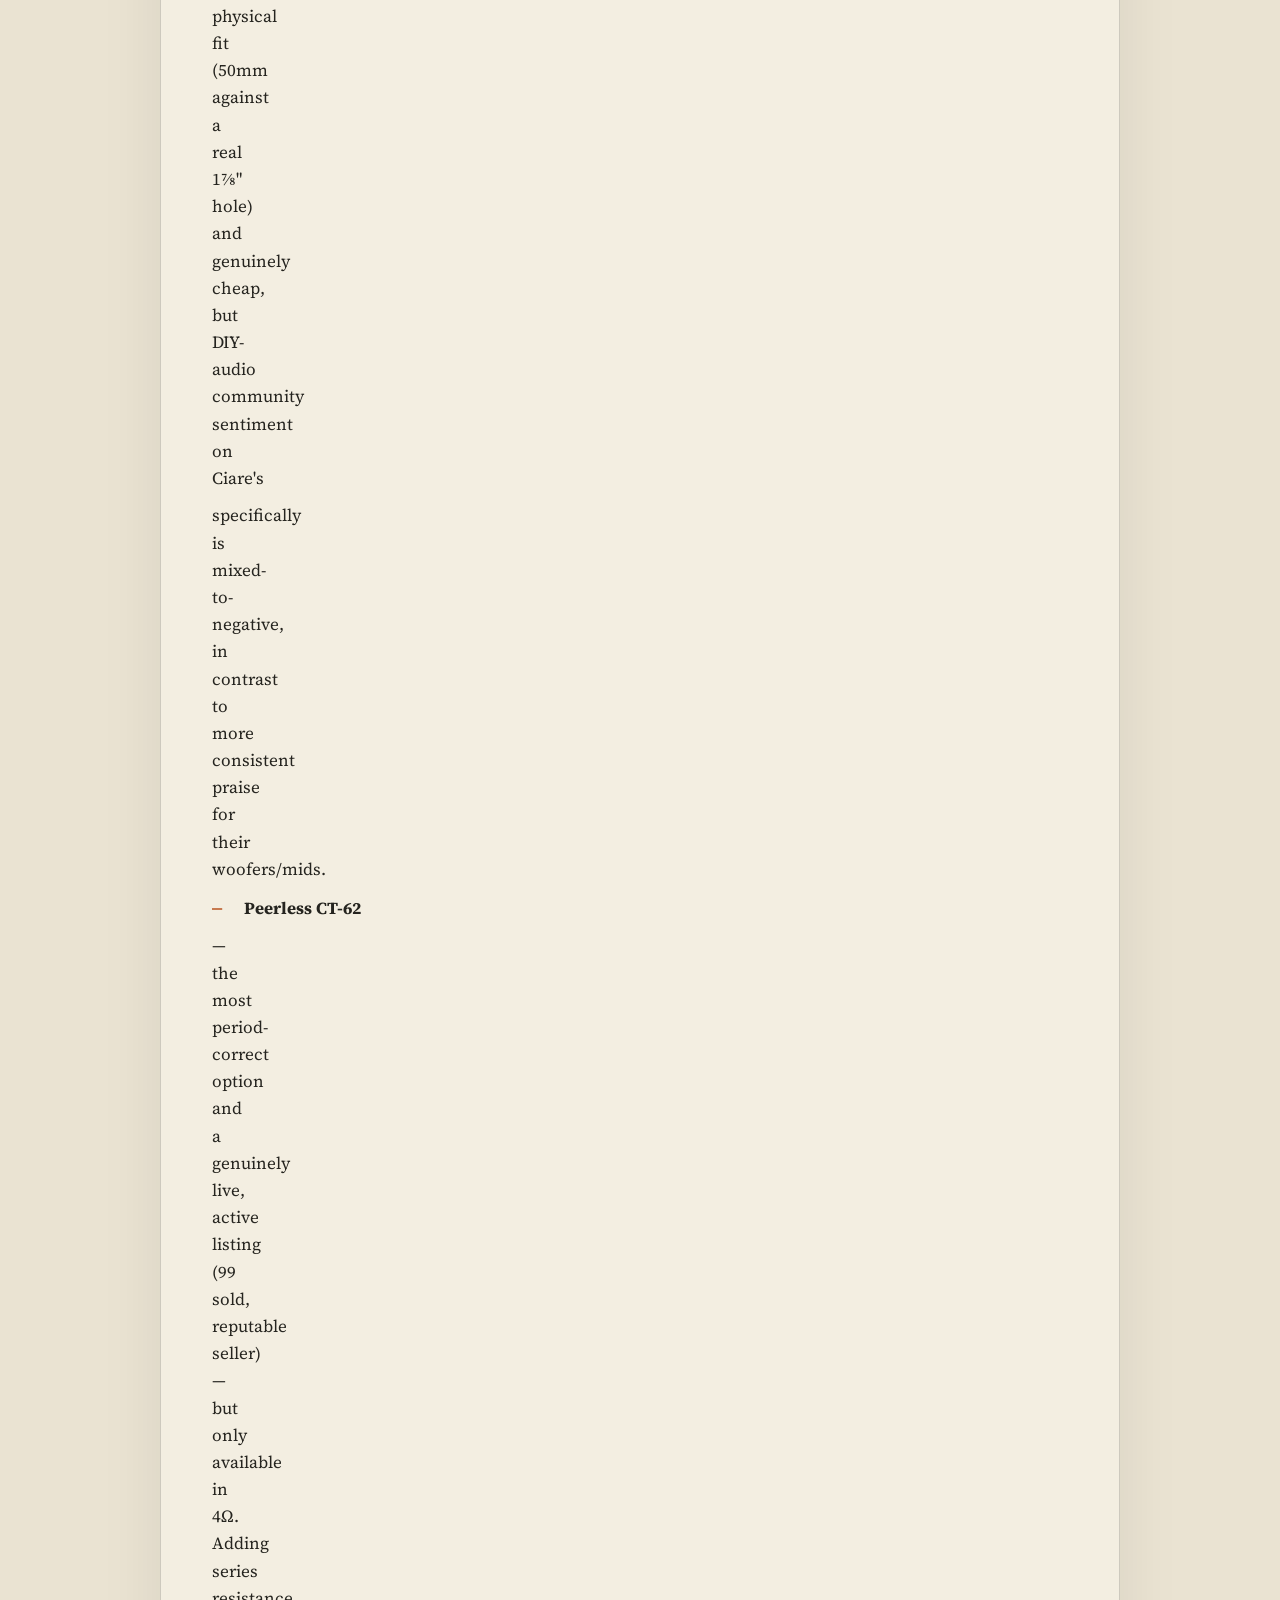
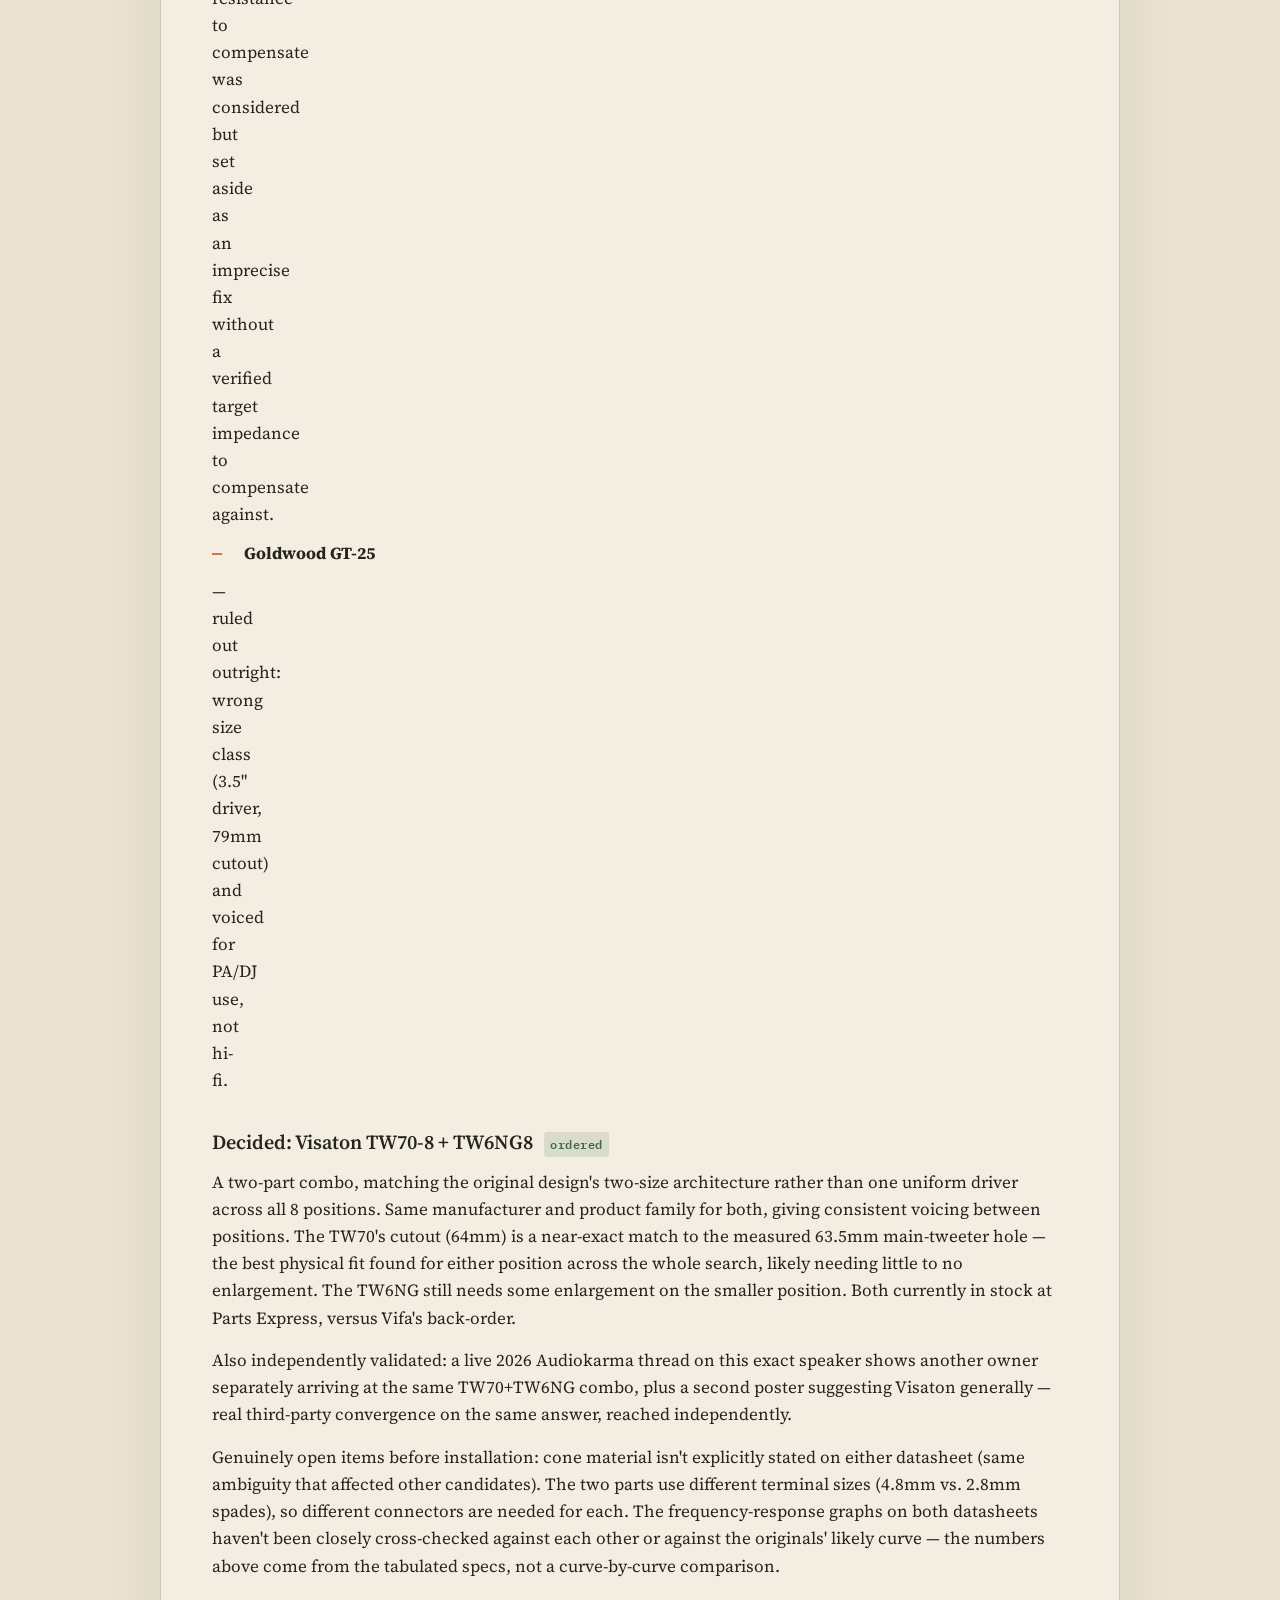
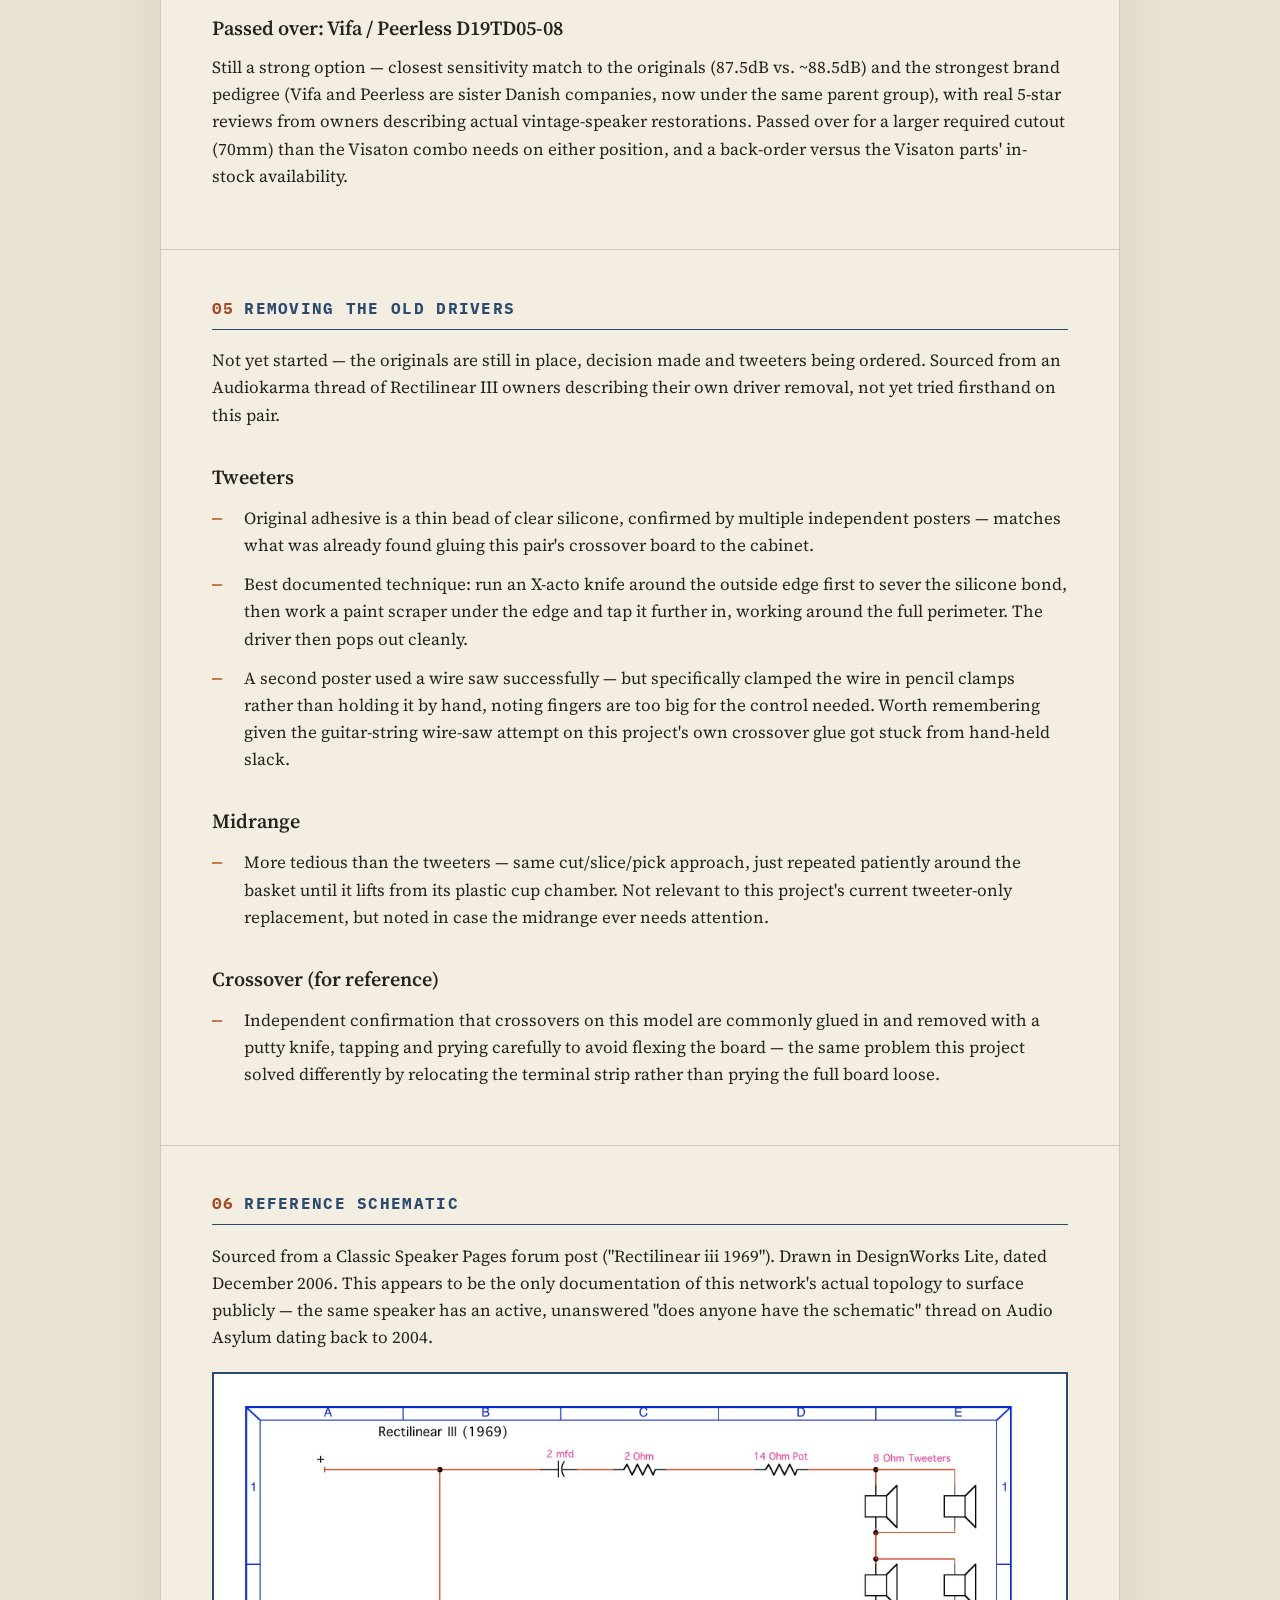
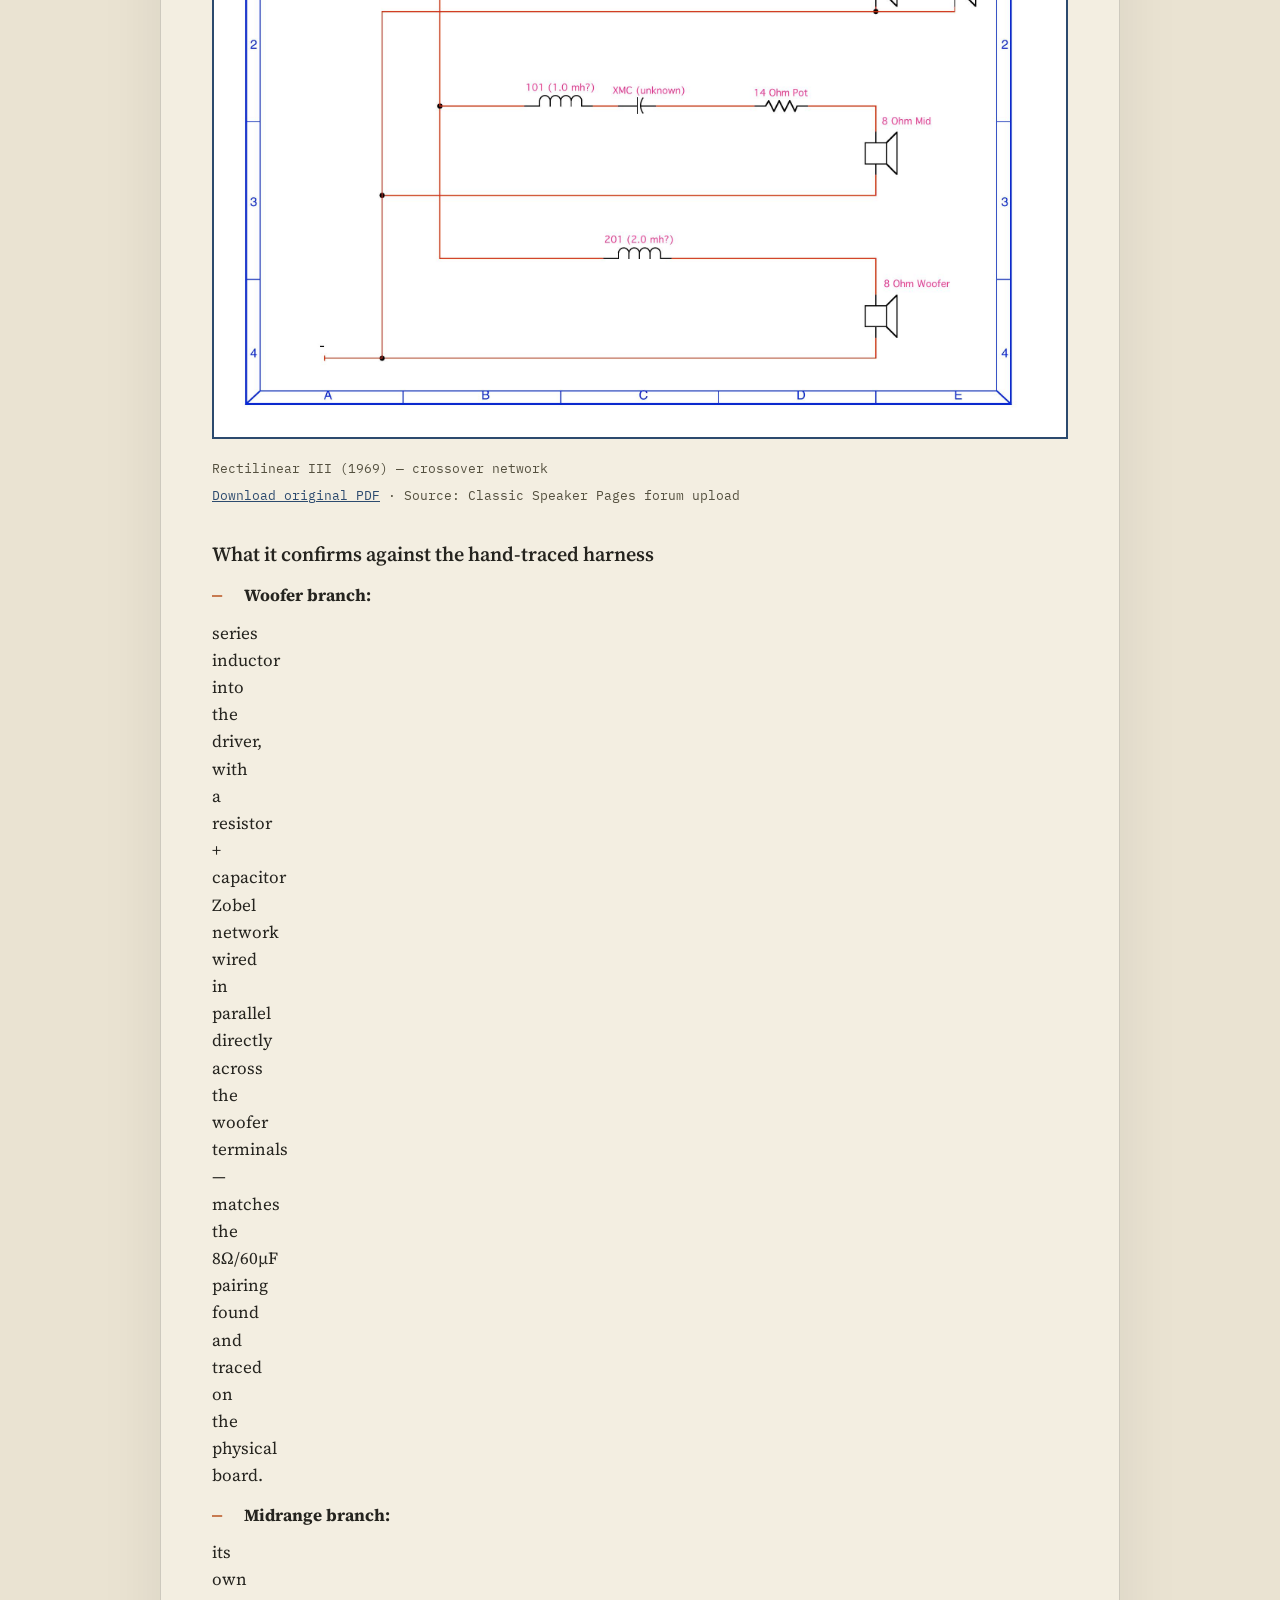
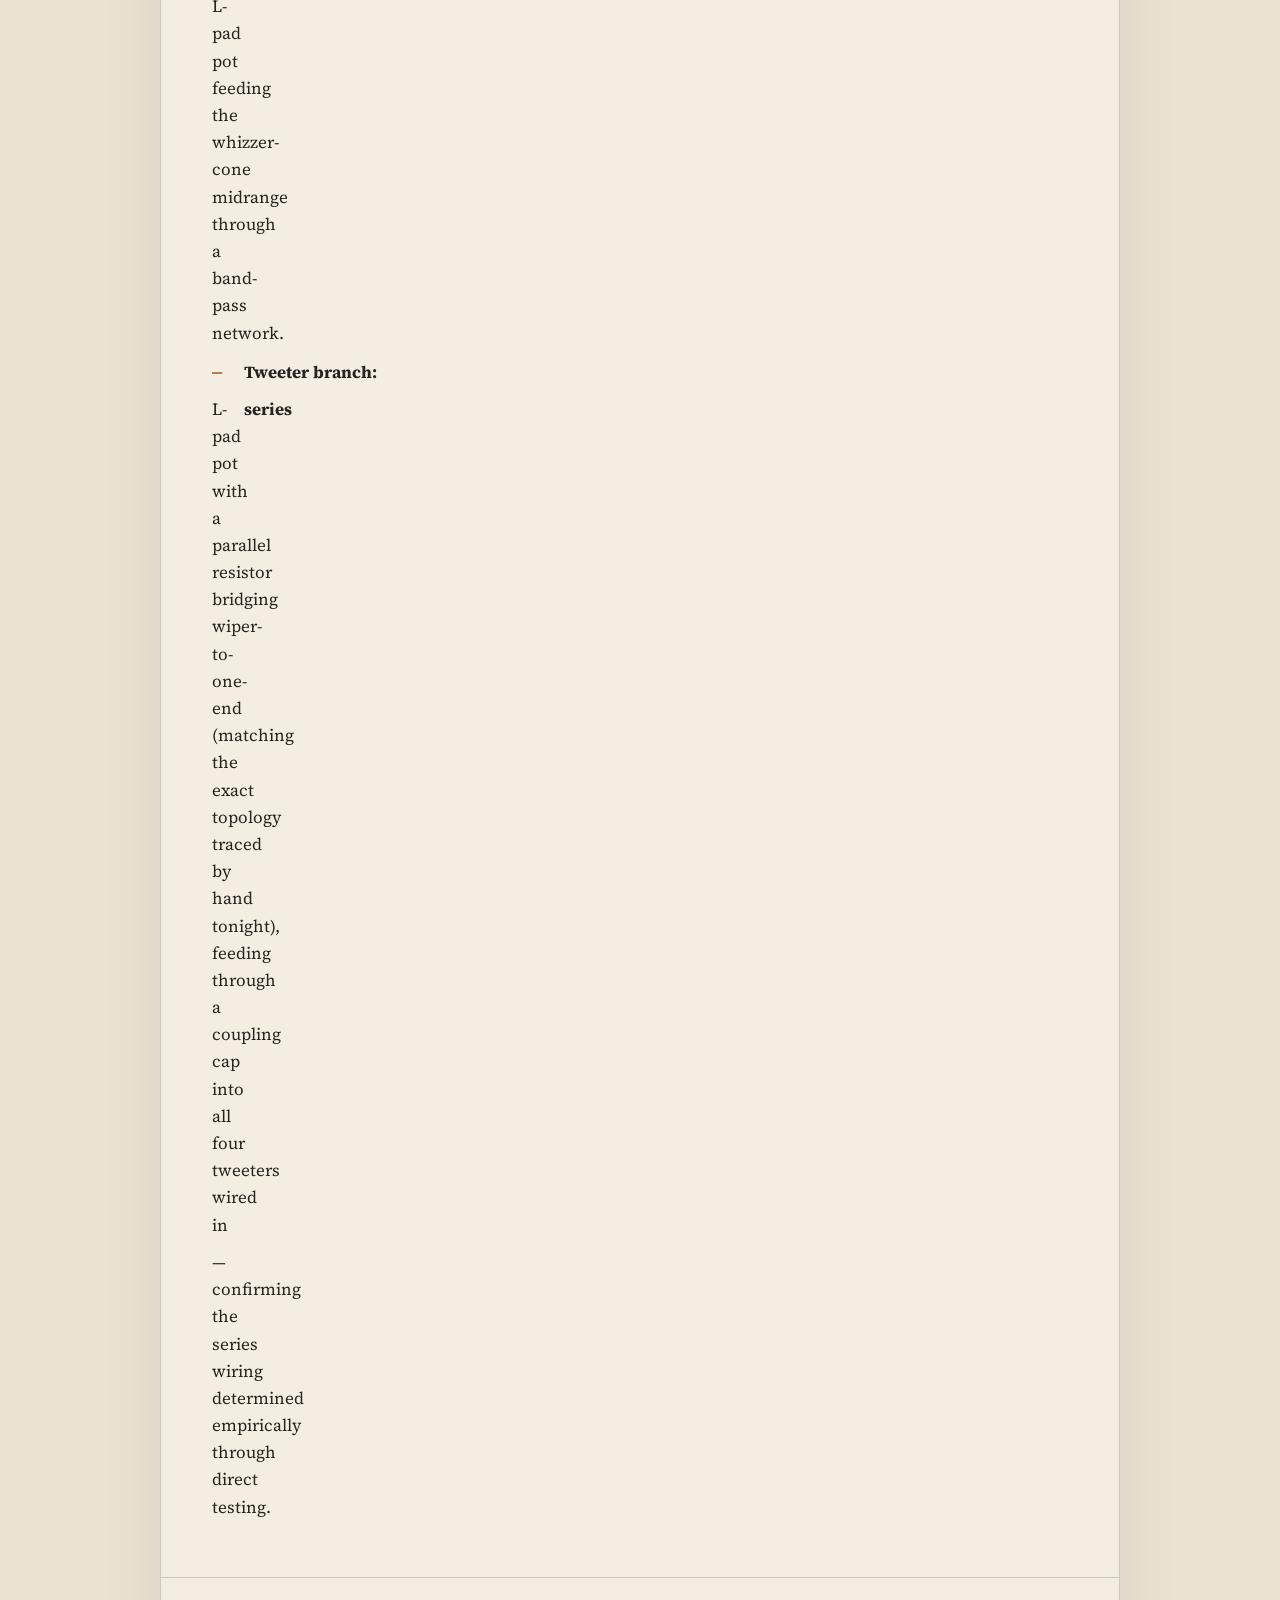
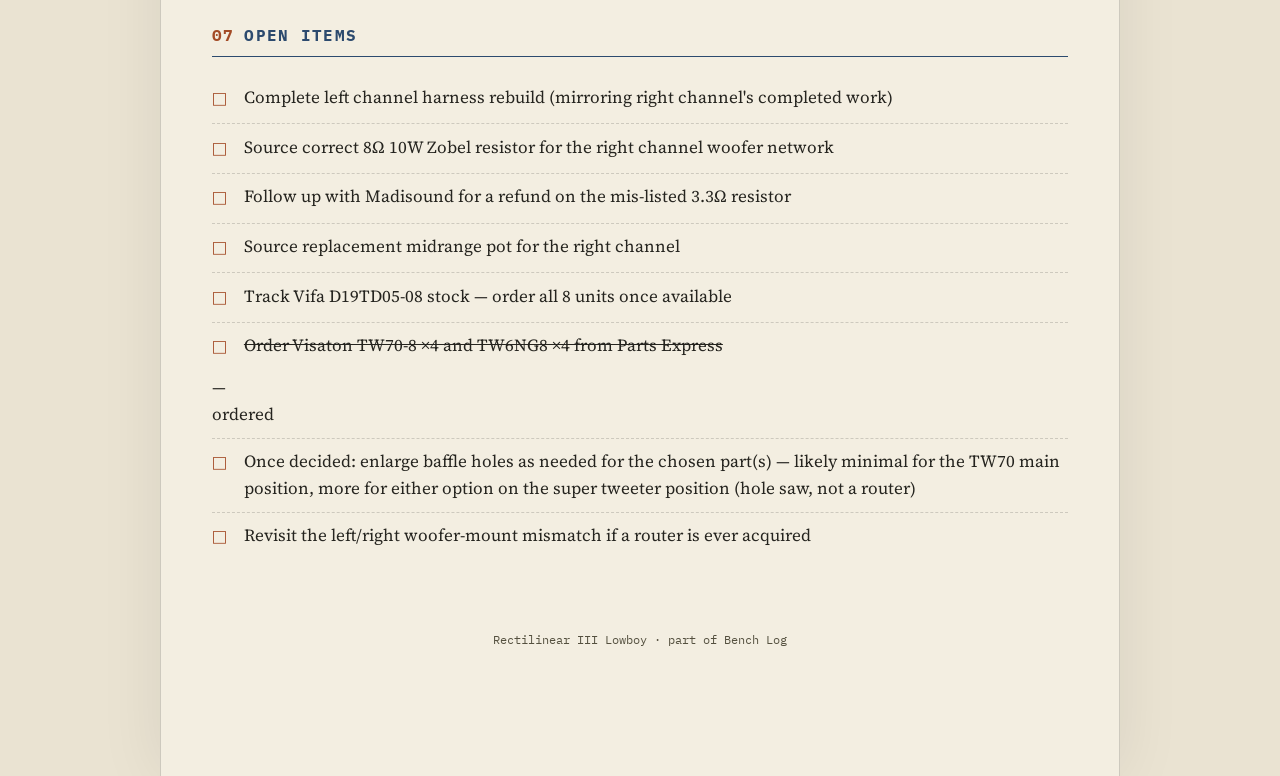
<file: rectilinear.html>
<!DOCTYPE html>
<html lang="en">
<head>
<meta charset="UTF-8">
<meta name="viewport" content="width=device-width, initial-scale=1.0">
<title>Rectilinear III Lowboy — Bench Log</title>
<link rel="stylesheet" href="style.css">
</head>
<body>

<div class="site-header">
  <a class="brand" href="index.html">Bench Log</a>
  <nav><a href="index.html">All Projects</a></nav>
</div>

<div class="sheet">

  <header class="title-block">
    <p class="eyebrow">Build Log · Vintage Speaker Restoration</p>
    <h1>Rectilinear III Lowboy<br>Crossover Rebuild</h1>
    <dl class="subtitle">
      <div><dt>Speaker</dt><dd>Rectilinear III "Lowboy," 1969</dd></div>
      <div><dt>Amp</dt><dd>Yamaha CR-800 (1977), 45W/ch @ 8Ω</dd></div>
      <div><dt>Config</dt><dd>3-way: 12" woofer, 5" whizzer mid, 4× cone tweeters (2× 1⅞" cutout, 2× 2.5" cutout)</dd></div>
      <div><dt>Status</dt><dd>Paused — right channel harness rebuilt, left channel pending</dd></div>
    </dl>
  </header>

  <nav class="toc">
    <a href="#overview">Overview</a>
    <a href="#right">Right Channel</a>
    <a href="#left">Left Channel</a>
    <a href="#tweeters">Tweeter Replacement</a>
    <a href="#removal">Removing Old Drivers</a>
    <a href="#schematic">Schematic</a>
    <a href="#open">Open Items</a>
  </nav>

  <section id="overview">
    <h2><span class="num">01</span> Overview</h2>
    <p>Both cabinets went in for a tweeter-pot repair and full crossover recap. What started as a stuck rheostat turned into a full driver-level diagnosis on both channels, a from-scratch sub-board relocation to work around glued-in crossover boards, and — ultimately — a full 8-tweeter replacement project once testing showed the original Peerless drivers had failed on both sides.</p>
    <div class="finding">Crossovers are glued into both cabinets with an old silicone/RTV bead. Both baffles were removed for full access, which turned out to make everything downstream far easier.</div>
    <div class="finding">Drivers connect to the crossover boards via spade-clip terminal strips on the baffle, not hard-wired — this made isolating branches for testing (and swapping components between channels for diagnosis) straightforward.</div>
    <div class="finding">No official factory schematic for this speaker has ever surfaced publicly — confirmed via multiple vintage-audio forum threads (Audio Asylum, Classic Speaker Pages) going back over 20 years. The network topology used throughout this rebuild was reverse-engineered by hand from the physical board, and later cross-checked against a schematic sourced from a Classic Speaker Pages forum post — see <a href="#schematic">§05</a>.</div>
  </section>

  <section id="right">
    <h2><span class="num">02</span> Right Channel — Findings &amp; Repairs</h2>

    <h3>Tweeter pot <span class="tag resolved">resolved</span></h3>
    <div class="finding">Original rheostat mechanically broken — wiper snags and drops rather than sweeping cleanly. Confirmed via meter across all three lugs before replacement.</div>
    <div class="finding">Found an undocumented <span class="val">8Ω 5W</span> resistor bridging the wiper lug and one fixed-end lug on the original pot — not on the recap parts list, part of the original L-pad design. Metered at <span class="val">8.6Ω</span> (within ±10% tolerance) and reused as-is.</div>
    <div class="finding">Replaced with a new Jameco wirewound rheostat, wired to match the original's lug configuration (verified empirically per-part, not assumed from physical position).</div>

    <h3>Midrange pot <span class="tag open">needs part</span></h3>
    <div class="finding">Also confirmed bad on testing. Replacement rheostat not yet sourced — no spare beyond the two ordered for the tweeter position.</div>

    <h3>Woofer Zobel network <span class="tag open">part needed</span></h3>
    <div class="finding">Separate <span class="val">8Ω 10W</span> resistor found on a terminal strip alongside the 60µF woofer cap — a Zobel network across the woofer terminals. Original metered at <span class="val">6.6Ω</span> isolated (out of the ±10% window), needs replacement.</div>
    <div class="finding">Replacement selected: <span class="val">uxcell 25W 8Ω</span> aluminum-housed wirewound resistor, screw-tab terminals. Oversized on wattage deliberately (25W vs. original 10W) — safe headroom, no downside besides physical size.</div>

    <h3>60µF woofer cap <span class="tag resolved">resolved</span></h3>
    <div class="finding">Original tested at <span class="val">87µF</span> against a 60µF nominal — roughly +45% drift, consistent with age-related degradation (possible internal leakage). Replaced with new Dayton DMPC 60µF from the recap order.</div>

    <h3>The 33Ω resistor saga <span class="tag resolved">resolved</span></h3>
    <div class="finding">Madisound's "33Ω 25W" order arrived stamped <span class="val">25W 3Ω3 J</span> — actually 3.3Ω. Confirmed this wasn't a fulfillment error but a listing error on Madisound's own site: their product photo for that exact SKU shows a resistor stamped 3.3Ω, not 33Ω.</div>
    <div class="finding">After fully tracing the rebuilt harness, determined the 33Ω resistor was never part of the actual circuit at all — a leftover artifact from an earlier, discarded plan to <em>delete</em> the tweeter pot and replace it with a fixed resistor. That plan was reversed in favor of repairing the pot, but the resistor stayed on the parts list. Pursuing a refund from Madisound rather than a replacement.</div>

    <h3>Sub-board relocation <span class="tag resolved">resolved</span></h3>
    <div class="finding">New caps (particularly the 100µF Solen film caps) are physically larger than the original electrolytic can they replace — the original board footprint couldn't accommodate them.</div>
    <div class="finding">Freed the original terminal strip (holding the woofer cap + Zobel resistor) by drilling out its mounting rivet, then reused the strip itself as the new sub-board — no fabrication needed. Remounted to an internal brace near the cabinet back; new large cap zip-tied to the same brace with padding to prevent rattle.</div>

    <h3>Woofer mounting <span class="tag decided">left as-is</span></h3>
    <div class="finding">Right channel woofer sits recessed with no routed rabbet in the baffle — likely mounted from the rear through the original hole, rather than a deliberate flush conversion. This differs from the left channel (front-mounted, routed rabbet — see below). Decided to leave the mismatch rather than buy a router to correct it.</div>

    <h3>Driver testing <span class="tag open">replacement needed</span></h3>
    <table>
      <caption>Right channel tweeter DCR / condition</caption>
      <thead><tr><th>Position</th><th>Reading</th><th>Condition</th></tr></thead>
      <tbody>
        <tr><td>Super tweeter (2") ×2</td><td class="val">Open</td><td>Broken tinsel lead or coil — solder joints confirmed clean, fault is internal to the driver</td></tr>
        <tr><td>Main tweeter (2.5")</td><td class="val">1.5Ω</td><td>Abnormally low — shorted turns / internal winding damage</td></tr>
        <tr><td>Main tweeter (2.5")</td><td class="val">7Ω</td><td>Marginal but passing — used as the reference driver for harness jumper-testing</td></tr>
      </tbody>
    </table>
    <div class="callout">Rebuilt harness jumper-tested using the 7Ω driver: clean signal through the full chain (cap → pot → resistor → splices). Confirms the harness build itself is sound — remaining issues are isolated to the drivers, not the rebuild.</div>
  </section>

  <section id="left">
    <h2><span class="num">03</span> Left Channel — Findings</h2>
    <p>Harness fully wired but not yet finalized pending tweeter sourcing. Status: paused.</p>

    <h3>Woofer inductor <span class="tag resolved">resolved</span></h3>
    <div class="finding">Found knocked loose from its mounting post. Root cause traced: the woofer was removed for service at some point in the speaker's history and fell back into the cabinet, physically striking the inductor. Confirmed electrically undamaged — reads the same resistance as the matching right-channel inductor. Needs remounting only, same orientation as original (to avoid introducing new magnetic coupling with the neighboring inductor).</div>

    <h3>Woofer mounting <span class="tag decided">reference point</span></h3>
    <div class="finding">Front-mounted with a routed baffle rabbet — matches the documented original factory configuration for this speaker (front-mounted woofers with cloth surrounds). This is the channel that appears period-correct; the right channel is the likely deviation.</div>

    <h3>Driver testing <span class="tag open">replacement needed</span></h3>
    <table>
      <caption>Left channel tweeter condition</caption>
      <thead><tr><th>Position</th><th>Condition</th></tr></thead>
      <tbody>
        <tr><td>Super tweeter (2") ×2</td><td>Both shorted — one measured <span class="val">&lt;1Ω</span> isolated</td></tr>
        <tr><td>Main tweeter (2.5") ×2</td><td>Both open ("fried") — confirmed once isolated at <em>both</em> ends of the branch, not just the driver side</td></tr>
      </tbody>
    </table>
    <div class="callout warn">All 4 original left-channel tweeters have failed. Combined with the right channel's 3-of-4 failure rate, both channels need a full driver replacement — not a partial patch.</div>
  </section>

  <section id="tweeters">
    <h2><span class="num">04</span> Tweeter Replacement — Options Considered</h2>
    <p>Originals identified as <strong>Peerless MT-20</strong> (2" super tweeter) and <strong>Peerless MT-25</strong> (2.5" main tweeter) — Danish manufacturer, matching the "Made in Denmark" stamp on the original housings, confirmed via a forum thread naming this exact family as used in Rectilinear speakers by name.</p>
    <div class="callout">Calculated design crossover point for the tweeter branch: <span class="val">~10kHz</span>, from the 2.0µF coupling cap into the ~8Ω branch impedance (<code>f ≈ 1/(2πRC)</code>). Used throughout as the benchmark against each candidate's Fs and recommended minimum crossover.</div>
    <div class="callout">Measured original baffle cutouts directly: super tweeter position is <span class="val">1⅞" (47.6mm)</span> — smaller than the "2 inch" nominal class name the MT-20 is sold under. Main tweeter position measures <span class="val">2.5" (63.5mm)</span> exactly. All cutout comparisons below are against these real measurements, not the rounded nominal sizes.</div>

    <table>
      <caption>Candidates evaluated — Visaton combo selected</caption>
      <thead><tr><th>Part</th><th>Ω</th><th>Sensitivity</th><th>Fs / min. Xover</th><th>Cutout</th><th>Status</th></tr></thead>
      <tbody>
        <tr class="chosen">
          <td><strong>Visaton TW70-8</strong> (main position)</td>
          <td>8Ω</td>
          <td>90dB</td>
          <td>Fs 1500Hz · min. xover 3000Hz</td>
          <td>64mm vs. real 63.5mm hole — <em>near-exact</em></td>
          <td class="verdict-chosen">Chosen</td>
        </tr>
        <tr class="chosen">
          <td><strong>Visaton TW6NG8</strong> (super position)</td>
          <td>8Ω</td>
          <td>91dB</td>
          <td>Fs 1500Hz · min. xover 3000Hz</td>
          <td>56mm vs. real 47.6mm hole — needs enlarging</td>
          <td class="verdict-chosen">Chosen</td>
        </tr>
        <tr class="rejected">
          <td>Vifa / Peerless D19TD05-08</td>
          <td>8Ω</td>
          <td>87.5dB — closest match to original ~88.5dB</td>
          <td>Fs 1687Hz</td>
          <td>70mm — needs enlarging</td>
          <td class="verdict-rejected">Passed over</td>
        </tr>
        <tr class="rejected">
          <td>Dayton DC28F-8</td>
          <td>8Ω</td>
          <td>89dB</td>
          <td>Fs 834Hz — most headroom</td>
          <td>74mm — needs enlarging</td>
          <td class="verdict-rejected">Passed over</td>
        </tr>
        <tr class="rejected">
          <td>Ciare HT050-8</td>
          <td>8Ω</td>
          <td>91dB</td>
          <td>Min. xover 3000Hz</td>
          <td>50mm — closest fit, still ~0.1" over the real 1⅞" hole</td>
          <td class="verdict-rejected">Passed over</td>
        </tr>
        <tr class="rejected">
          <td>Peerless CT-62</td>
          <td>4Ω only</td>
          <td>—</td>
          <td>—</td>
          <td>Period-correct</td>
          <td class="verdict-rejected">Rejected — wrong impedance</td>
        </tr>
        <tr class="rejected">
          <td>Goldwood GT-25</td>
          <td>8Ω</td>
          <td>96dB — far too hot</td>
          <td>—</td>
          <td>79mm — far too large</td>
          <td class="verdict-rejected">Rejected</td>
        </tr>
      </tbody>
    </table>
    <div class="callout">Fs and minimum crossover figures above come directly from Visaton's own datasheets (confirmed via uploaded PDFs), not third-party listings. Note the TW70/TW6NG minimum crossover corrects an earlier reading of this project's own notes — the datasheet's 5000Hz figure refers to the higher 80W power rating, not the minimum usable crossover point (that's the 3000Hz figure, tied to the base 40W rating).</div>

    <h3>Why each was passed over</h3>
    <div class="finding"><strong>Dayton DC28F-8</strong> — excellent spec match and the best Fs headroom of any option, but the largest required cutout and repeatedly back-ordered (Parts Express estimate: 8/14).</div>
    <div class="finding"><strong>Ciare HT050-8</strong> — a strong physical fit (50mm against a real 1⅞" hole) and genuinely cheap, but DIY-audio community sentiment on Ciare's <em>tweeters</em> specifically is mixed-to-negative, in contrast to more consistent praise for their woofers/mids.</div>
    <div class="finding"><strong>Peerless CT-62</strong> — the most period-correct option and a genuinely live, active listing (99 sold, reputable seller) — but only available in 4Ω. Adding series resistance to compensate was considered but set aside as an imprecise fix without a verified target impedance to compensate against.</div>
    <div class="finding"><strong>Goldwood GT-25</strong> — ruled out outright: wrong size class (3.5" driver, 79mm cutout) and voiced for PA/DJ use, not hi-fi.</div>

    <h3>Decided: Visaton TW70-8 + TW6NG8 <span class="tag resolved">ordered</span></h3>
    <p>A two-part combo, matching the original design's two-size architecture rather than one uniform driver across all 8 positions. Same manufacturer and product family for both, giving consistent voicing between positions. The TW70's cutout (64mm) is a near-exact match to the measured 63.5mm main-tweeter hole — the best physical fit found for either position across the whole search, likely needing little to no enlargement. The TW6NG still needs some enlargement on the smaller position. Both currently in stock at Parts Express, versus Vifa's back-order.</p>
    <p>Also independently validated: a live 2026 Audiokarma thread on this exact speaker shows another owner separately arriving at the same TW70+TW6NG combo, plus a second poster suggesting Visaton generally — real third-party convergence on the same answer, reached independently.</p>
    <p>Genuinely open items before installation: cone material isn't explicitly stated on either datasheet (same ambiguity that affected other candidates). The two parts use different terminal sizes (4.8mm vs. 2.8mm spades), so different connectors are needed for each. The frequency-response graphs on both datasheets haven't been closely cross-checked against each other or against the originals' likely curve — the numbers above come from the tabulated specs, not a curve-by-curve comparison.</p>

    <h3>Passed over: Vifa / Peerless D19TD05-08</h3>
    <p>Still a strong option — closest sensitivity match to the originals (87.5dB vs. ~88.5dB) and the strongest brand pedigree (Vifa and Peerless are sister Danish companies, now under the same parent group), with real 5-star reviews from owners describing actual vintage-speaker restorations. Passed over for a larger required cutout (70mm) than the Visaton combo needs on either position, and a back-order versus the Visaton parts' in-stock availability.</p>
  </section>

  <section id="removal">
    <h2><span class="num">05</span> Removing the Old Drivers</h2>
    <p>Not yet started — the originals are still in place, decision made and tweeters being ordered. Sourced from an Audiokarma thread of Rectilinear III owners describing their own driver removal, not yet tried firsthand on this pair.</p>

    <h3>Tweeters</h3>
    <div class="finding">Original adhesive is a thin bead of clear silicone, confirmed by multiple independent posters — matches what was already found gluing this pair's crossover board to the cabinet.</div>
    <div class="finding">Best documented technique: run an X-acto knife around the outside edge first to sever the silicone bond, then work a paint scraper under the edge and tap it further in, working around the full perimeter. The driver then pops out cleanly.</div>
    <div class="finding">A second poster used a wire saw successfully — but specifically clamped the wire in pencil clamps rather than holding it by hand, noting fingers are too big for the control needed. Worth remembering given the guitar-string wire-saw attempt on this project's own crossover glue got stuck from hand-held slack.</div>

    <h3>Midrange</h3>
    <div class="finding">More tedious than the tweeters — same cut/slice/pick approach, just repeated patiently around the basket until it lifts from its plastic cup chamber. Not relevant to this project's current tweeter-only replacement, but noted in case the midrange ever needs attention.</div>

    <h3>Crossover (for reference)</h3>
    <div class="finding">Independent confirmation that crossovers on this model are commonly glued in and removed with a putty knife, tapping and prying carefully to avoid flexing the board — the same problem this project solved differently by relocating the terminal strip rather than prying the full board loose.</div>
  </section>

  <section id="schematic">
    <h2><span class="num">06</span> Reference Schematic</h2>
    <p>Sourced from a Classic Speaker Pages forum post ("Rectilinear iii 1969"). Drawn in DesignWorks Lite, dated December 2006. This appears to be the only documentation of this network's actual topology to surface publicly — the same speaker has an active, unanswered "does anyone have the schematic" thread on Audio Asylum dating back to 2004.</p>
    <div class="schematic-frame">
      <img src="rectilinear-schematic.jpg" alt="Rectilinear III (1969) crossover schematic, showing woofer, midrange, and tweeter branches">
    </div>
    <div class="schematic-caption">
      <span>Rectilinear III (1969) — crossover network</span>
      <span><a href="rectilinear-schematic.pdf">Download original PDF</a> · Source: Classic Speaker Pages forum upload</span>
    </div>
    <h3>What it confirms against the hand-traced harness</h3>
    <div class="finding"><strong>Woofer branch:</strong> series inductor into the driver, with a resistor + capacitor Zobel network wired in parallel directly across the woofer terminals — matches the 8Ω/60µF pairing found and traced on the physical board.</div>
    <div class="finding"><strong>Midrange branch:</strong> its own L-pad pot feeding the whizzer-cone midrange through a band-pass network.</div>
    <div class="finding"><strong>Tweeter branch:</strong> L-pad pot with a parallel resistor bridging wiper-to-one-end (matching the exact topology traced by hand tonight), feeding through a coupling cap into all four tweeters wired in <strong>series</strong> — confirming the series wiring determined empirically through direct testing.</div>
  </section>

  <section id="open">
    <h2><span class="num">07</span> Open Items</h2>
    <ul class="open-items">
      <li>Complete left channel harness rebuild (mirroring right channel's completed work)</li>
      <li>Source correct 8Ω 10W Zobel resistor for the right channel woofer network</li>
      <li>Follow up with Madisound for a refund on the mis-listed 3.3Ω resistor</li>
      <li>Source replacement midrange pot for the right channel</li>
      <li>Track Vifa D19TD05-08 stock — order all 8 units once available</li>
      <li><s>Order Visaton TW70-8 ×4 and TW6NG8 ×4 from Parts Express</s> — ordered</li>
      <li>Once decided: enlarge baffle holes as needed for the chosen part(s) — likely minimal for the TW70 main position, more for either option on the super tweeter position (hole saw, not a router)</li>
      <li>Revisit the left/right woofer-mount mismatch if a router is ever acquired</li>
    </ul>
  </section>

  <footer>Rectilinear III Lowboy · part of Bench Log</footer>

</div>
</body>
</html>
</file>
<file: style.css>
@import url('https://fonts.googleapis.com/css2?family=IBM+Plex+Mono:wght@400;500;600;700&family=Source+Serif+4:opsz,wght@8..60,400;8..60,600;8..60,700&display=swap');

:root{
  --paper:#EAE3D2;
  --paper-light:#F3EEE1;
  --ink:#25241F;
  --ink-soft:#54503F;
  --blueprint:#2C4A6E;
  --blueprint-dim:#5C7996;
  --copper:#A34B26;
  --copper-dim:#C77A50;
  --ok:#3C6B4A;
  --warn:#A34B26;
  --paused:#8A7A4A;
  --rule: rgba(37,36,31,0.18);
}

*{ box-sizing:border-box; }

body{
  margin:0;
  background:var(--paper);
  color:var(--ink);
  font-family:'Source Serif 4', Georgia, serif;
  font-size:17px;
  line-height:1.6;
}

a{ color:var(--blueprint); }

.sheet{
  max-width: 960px;
  margin: 0 auto;
  padding: 0 0 6em 0;
  background: var(--paper-light);
  border-left: 1px solid var(--rule);
  border-right: 1px solid var(--rule);
  box-shadow: 0 0 60px rgba(0,0,0,0.08);
  min-height:100vh;
}

/* site header, shown on every page */
.site-header{
  background:var(--blueprint);
  color:var(--paper-light);
  padding: 0.9em 3em;
  display:flex;
  align-items:center;
  justify-content:space-between;
  font-family:'IBM Plex Mono', monospace;
  font-size:0.82em;
}
.site-header a{ color:var(--paper-light); text-decoration:none; }
.site-header .brand{ font-weight:700; letter-spacing:0.04em; }
.site-header .brand::before{ content:"◧ "; color:var(--copper-dim); }
.site-header nav a{ margin-left:1.6em; opacity:0.85; }
.site-header nav a:hover{ opacity:1; text-decoration:underline; }

header.title-block{
  border-bottom: 3px solid var(--blueprint);
  padding: 3em 3em 1.6em 3em;
  position:relative;
}

.eyebrow{
  font-family:'IBM Plex Mono', monospace;
  font-size:0.72em;
  letter-spacing:0.14em;
  text-transform:uppercase;
  color:var(--blueprint);
  margin:0 0 0.7em 0;
  display:flex;
  gap:0.6em;
  align-items:center;
}
.eyebrow::before{
  content:"";
  display:inline-block;
  width:22px; height:1px;
  background:var(--blueprint);
}

h1{
  font-family:'Source Serif 4', Georgia, serif;
  font-weight:700;
  font-size:2.5em;
  line-height:1.08;
  margin:0 0 0.25em 0;
  letter-spacing:-0.01em;
}

.subtitle{
  font-family:'IBM Plex Mono', monospace;
  font-size:0.85em;
  color:var(--ink-soft);
  display:grid;
  grid-template-columns: repeat(auto-fit, minmax(180px,1fr));
  gap: 0.4em 2em;
  margin-top:1.4em;
  padding-top:1.2em;
  border-top:1px dashed var(--rule);
}
.subtitle dt{ color:var(--blueprint-dim); font-size:0.85em; text-transform:uppercase; letter-spacing:0.06em;}
.subtitle dd{ margin:0.1em 0 0 0; color:var(--ink); }

nav.toc{
  padding: 1.4em 3em;
  background: var(--paper);
  border-bottom:1px solid var(--rule);
  font-family:'IBM Plex Mono', monospace;
  font-size:0.8em;
}
nav.toc a{
  color: var(--ink-soft);
  text-decoration:none;
  margin-right:1.6em;
  border-bottom:1px solid transparent;
}
nav.toc a:hover{ color:var(--blueprint); border-bottom-color:var(--blueprint); }

section{ padding: 2.6em 3em; border-bottom:1px solid var(--rule); }
section:last-of-type{ border-bottom:none; }

h2{
  font-family:'IBM Plex Mono', monospace;
  font-size:0.95em;
  text-transform:uppercase;
  letter-spacing:0.08em;
  color:var(--blueprint);
  margin:0 0 1.1em 0;
  padding-bottom:0.5em;
  border-bottom:1px solid var(--blueprint);
  display:flex;
  align-items:baseline;
  gap:0.6em;
}
h2 .num{ color:var(--copper); font-weight:700; }

h3{
  font-family:'Source Serif 4', serif;
  font-weight:600;
  font-size:1.18em;
  margin:1.6em 0 0.5em 0;
  color:var(--ink);
}
h3 .tag{
  font-family:'IBM Plex Mono', monospace;
  font-size:0.6em;
  vertical-align:middle;
  margin-left:0.6em;
  padding:0.2em 0.5em;
  border-radius:3px;
  letter-spacing:0.04em;
}
.tag.resolved{ background:rgba(60,107,74,0.14); color:var(--ok); }
.tag.open{ background:rgba(163,75,38,0.14); color:var(--copper); }
.tag.decided{ background:rgba(44,74,110,0.14); color:var(--blueprint); }
.tag.leading{ background:rgba(199,122,80,0.18); color:var(--copper); }
.tag.paused{ background:rgba(138,122,74,0.16); color:var(--paused); }

p{ margin:0 0 0.9em 0; }

.finding{
  display:grid;
  grid-template-columns: 22px 1fr;
  gap:0.6em;
  margin: 0.7em 0;
  align-items:start;
}
.finding::before{
  content:"—";
  color:var(--copper-dim);
  font-family:'IBM Plex Mono', monospace;
  font-weight:700;
}

code, .val{
  font-family:'IBM Plex Mono', monospace;
  font-size:0.92em;
  background:rgba(44,74,110,0.08);
  color:var(--blueprint);
  padding:0.08em 0.35em;
  border-radius:3px;
}

table{
  width:100%;
  border-collapse:collapse;
  margin:1.2em 0 1.6em 0;
  font-size:0.88em;
}
caption{
  caption-side: top;
  text-align:left;
  font-family:'IBM Plex Mono', monospace;
  font-size:0.72em;
  text-transform:uppercase;
  letter-spacing:0.06em;
  color:var(--ink-soft);
  margin-bottom:0.5em;
}
th{
  font-family:'IBM Plex Mono', monospace;
  font-size:0.78em;
  text-transform:uppercase;
  letter-spacing:0.04em;
  text-align:left;
  color:var(--paper-light);
  background:var(--blueprint);
  padding:0.6em 0.7em;
}
td{
  padding:0.6em 0.7em;
  border-bottom:1px solid var(--rule);
  vertical-align:top;
}
tr.chosen td{ background:rgba(60,107,74,0.09); font-weight:600; }
tr.leading td{ background:rgba(199,122,80,0.13); font-weight:600; }
tr.alternative td{ background:rgba(44,74,110,0.06); }
tr.rejected td{ color:var(--ink-soft); }
.verdict-chosen{ color:var(--ok); font-weight:700; }
.verdict-leading{ color:var(--copper); font-weight:700; }
.verdict-alternative{ color:var(--blueprint-dim); font-weight:600; }
.verdict-rejected{ color:var(--copper); font-weight:700; }

.callout{
  background: rgba(44,74,110,0.06);
  border-left:3px solid var(--blueprint);
  padding: 0.9em 1.2em;
  margin: 1.2em 0;
  font-size:0.94em;
}
.callout.warn{ border-left-color:var(--copper); background:rgba(163,75,38,0.07); }

.schematic-frame{
  border:2px solid var(--blueprint);
  padding:10px;
  background:#fff;
  margin: 1.2em 0;
}
.schematic-frame img{ width:100%; display:block; }
.schematic-caption{
  font-family:'IBM Plex Mono', monospace;
  font-size:0.75em;
  color:var(--ink-soft);
  margin-top:0.6em;
  display:flex;
  justify-content:space-between;
  flex-wrap:wrap;
  gap:0.5em;
}

ul.open-items{ list-style:none; margin:0; padding:0; }
ul.open-items li{
  display:grid;
  grid-template-columns: 20px 1fr;
  gap:0.7em;
  padding:0.55em 0;
  border-bottom:1px dashed var(--rule);
}
ul.open-items li::before{
  content:"☐";
  color:var(--copper);
  font-size:1.1em;
}
ul.open-items li:last-child{ border-bottom:none; }

footer{
  padding:2em 3em;
  font-family:'IBM Plex Mono', monospace;
  font-size:0.72em;
  color:var(--ink-soft);
  text-align:center;
}

/* Hub / index page */
.hub-intro{ padding: 2.6em 3em 1em 3em; }
.project-grid{
  display:grid;
  grid-template-columns: repeat(auto-fit, minmax(280px, 1fr));
  gap:1.4em;
  padding: 0.5em 3em 3em 3em;
}
.project-card{
  display:block;
  text-decoration:none;
  color:var(--ink);
  background:var(--paper);
  border:1px solid var(--rule);
  border-top:3px solid var(--blueprint-dim);
  padding:1.5em;
  transition: border-color 0.15s, transform 0.15s;
}
.project-card:hover{ border-top-color:var(--copper); transform:translateY(-2px); }
.project-card .status{
  font-family:'IBM Plex Mono', monospace;
  font-size:0.68em;
  text-transform:uppercase;
  letter-spacing:0.06em;
  padding:0.2em 0.55em;
  border-radius:3px;
  display:inline-block;
  margin-bottom:0.8em;
}
.status.active{ background:rgba(60,107,74,0.14); color:var(--ok); }
.status.complete{ background:rgba(60,107,74,0.22); color:var(--ok); }
.status.paused{ background:rgba(138,122,74,0.16); color:var(--paused); }
.status.planning{ background:rgba(44,74,110,0.14); color:var(--blueprint); }
.project-card h3{ margin:0 0 0.4em 0; font-size:1.25em; }
.project-card p{ font-size:0.92em; color:var(--ink-soft); margin:0; }
.project-card .meta{
  font-family:'IBM Plex Mono', monospace;
  font-size:0.72em;
  color:var(--blueprint-dim);
  margin-top:0.9em;
}

@media (max-width:600px){
  header.title-block, section, nav.toc, footer, .hub-intro{ padding-left:1.3em; padding-right:1.3em; }
  .project-grid{ padding-left:1.3em; padding-right:1.3em; }
  .site-header{ padding:0.9em 1.3em; flex-direction:column; align-items:flex-start; gap:0.5em; }
  .site-header nav a{ margin-left:0; margin-right:1.2em; }
  h1{ font-size:1.8em; }
}
</file>
<file: altar.css>
/* Project-specific additions for music-altar.html.
   This file is intentionally layered after the site's existing style.css. */

.project-hero,
.wide-figure,
.photo-grid figure{
  margin:0;
}

.project-hero{
  padding:2.2em 3em 0 3em;
}

.project-hero img,
.wide-figure img,
.photo-grid img{
  display:block;
  width:100%;
  height:auto;
  border:1px solid var(--rule);
  background:var(--paper);
}

.project-hero img{
  max-height:760px;
  object-fit:cover;
  object-position:center 47%;
  border-top:4px solid var(--copper);
}

.project-hero figcaption,
.wide-figure figcaption,
.photo-grid figcaption{
  font-family:'IBM Plex Mono', monospace;
  font-size:0.72em;
  line-height:1.45;
  color:var(--ink-soft);
  padding:0.7em 0 0 0;
}

.photo-grid{
  display:grid;
  grid-template-columns:repeat(2, minmax(0, 1fr));
  gap:1.25em;
  margin-top:1.5em;
}

.photo-grid img{
  aspect-ratio:3 / 4;
  object-fit:cover;
}

.wide-figure{
  margin-top:1.4em;
}

.wide-figure img{
  aspect-ratio:4 / 3;
  object-fit:cover;
}

.fact-grid{
  display:grid;
  grid-template-columns:repeat(4, minmax(0,1fr));
  gap:1px;
  margin-top:1.6em;
  border:1px solid var(--rule);
  background:var(--rule);
}

.fact{
  background:var(--paper);
  padding:0.9em 1em;
}

.fact-label{
  display:block;
  font-family:'IBM Plex Mono', monospace;
  font-size:0.67em;
  text-transform:uppercase;
  letter-spacing:0.06em;
  color:var(--blueprint-dim);
  margin-bottom:0.25em;
}

.fact strong{
  display:block;
  font-family:'Source Serif 4', Georgia, serif;
  font-size:1.05em;
}

.altar-quote{
  font-family:'Source Serif 4', Georgia, serif;
  font-size:1.15em;
  font-style:italic;
  border-left-color:var(--copper);
  background:rgba(163,75,38,0.06);
}

@media (max-width:720px){
  .fact-grid{
    grid-template-columns:repeat(2, minmax(0,1fr));
  }
}

@media (max-width:600px){
  .project-hero{
    padding-left:1.3em;
    padding-right:1.3em;
  }

  .photo-grid{
    grid-template-columns:1fr;
  }

  .project-hero img{
    max-height:none;
  }
}
</file>
